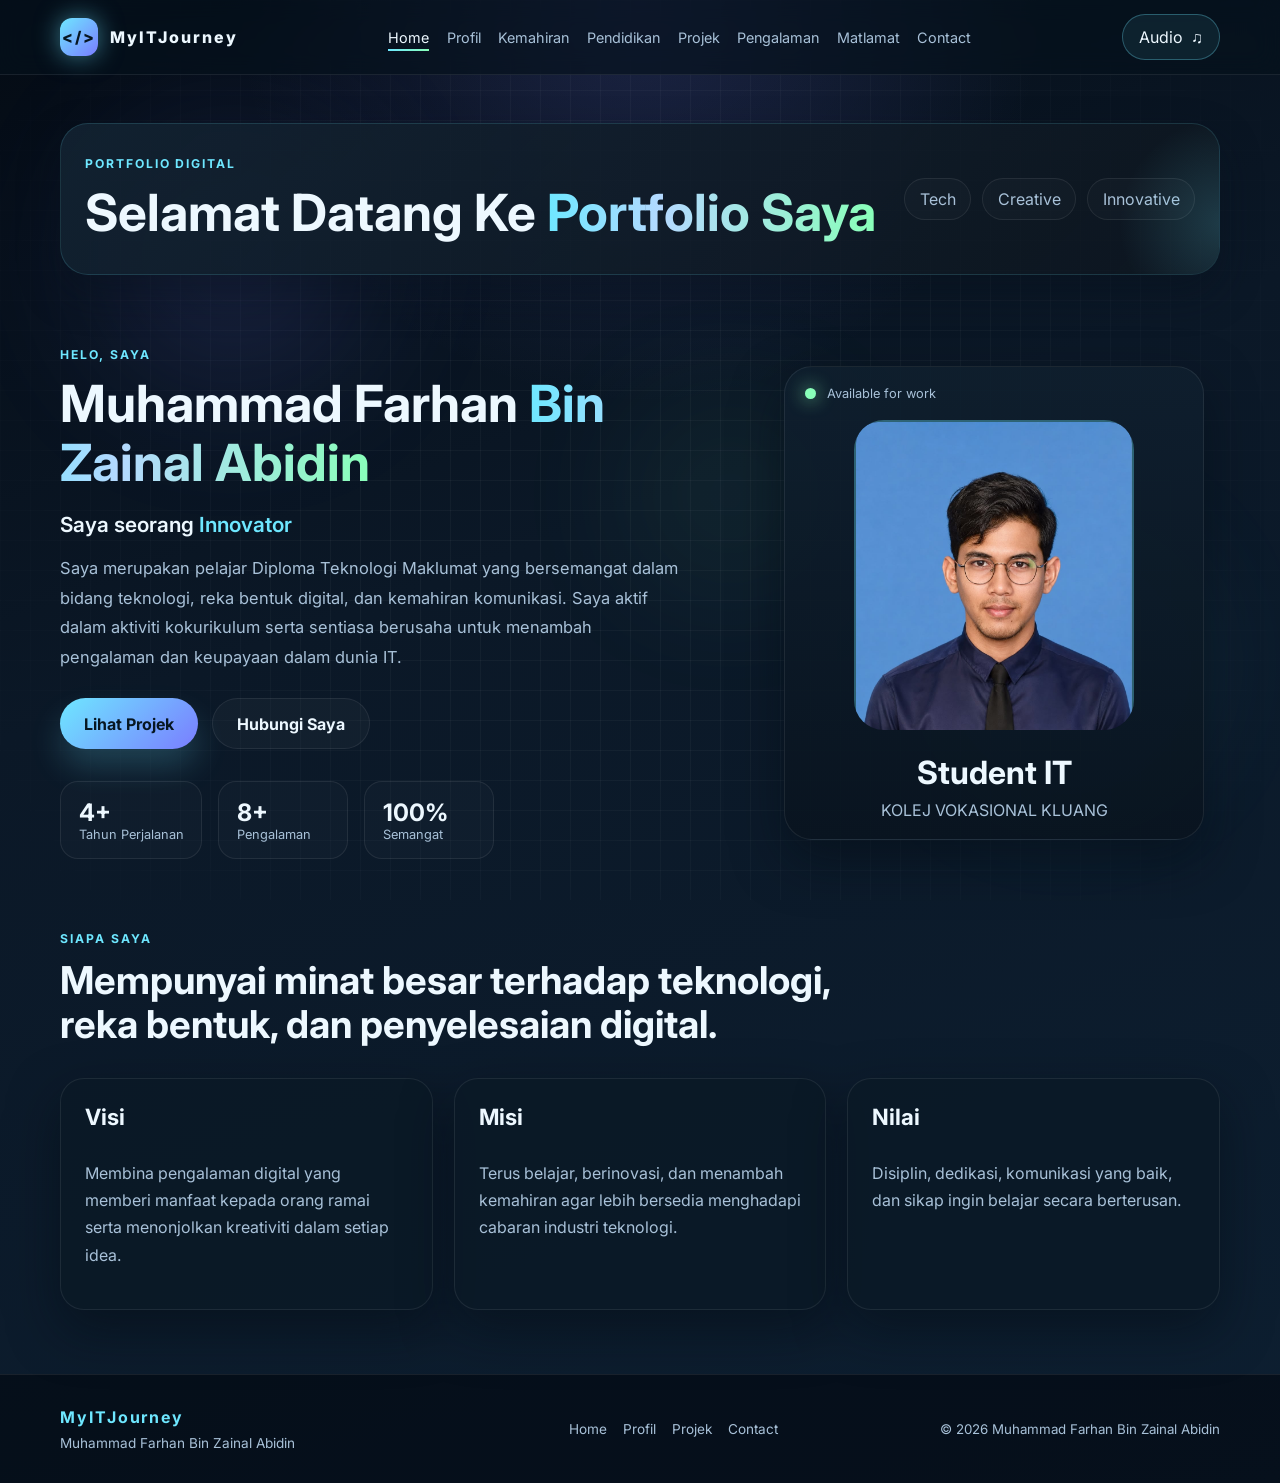
<file: index.html>
<!DOCTYPE html>
<html lang="ms">
  <head>
    <meta charset="UTF-8" />
    <meta name="viewport" content="width=device-width, initial-scale=1.0" />
    <title>Home | Portfolio Saya</title>
    <link rel="preconnect" href="https://fonts.googleapis.com" />
    <link rel="preconnect" href="https://fonts.gstatic.com" crossorigin />
    <link href="https://fonts.googleapis.com/css2?family=Inter:wght@400;500;600;700;800;900&display=swap" rel="stylesheet" />
    <link rel="stylesheet" href="style.css" />
    <script defer src="script.js"></script>
  </head>
  <body>
    <audio id="backgroundAudio" autoplay loop preload="auto">
      <source src="assets/Background.mp3" type="audio/mpeg" />
    </audio>
    <div class="bg-grid"></div>
    <div class="orb orb-one"></div>
    <div class="orb orb-two"></div>
    <div class="orb orb-three"></div>

    <header class="floating-menu">
      <div class="container nav-shell">
        <div class="brand-wrap">
          <div class="brand-mark">&lt;/&gt;</div>
          <span>MyITJourney</span>
        </div>
        <nav class="top-nav" id="primary-navigation">
          <a href="index.html" class="active">Home</a>
          <a href="profil.html">Profil</a>
          <a href="kemahiran.html">Kemahiran</a>
          <a href="pendidikan.html">Pendidikan</a>
          <a href="projek.html">Projek</a>
          <a href="pengalaman.html">Pengalaman</a>
          <a href="matlamat.html">Matlamat</a>
          <a href="contact.html">Contact</a>
        </nav>
        <button class="menu-toggle" type="button" aria-label="Buka menu navigasi" aria-expanded="false" aria-controls="primary-navigation">
          <span></span>
          <span></span>
          <span></span>
        </button>
        <button id="audioToggle" class="audio-btn" type="button" aria-label="Mainkan audio latar">
          <span>Audio</span>
          <span class="audio-icon">♫</span>
        </button>
      </div>
    </header>

    <main>
      <section class="page-banner">
        <div class="container banner-inner">
          <div>
            <p class="tagline">PORTFOLIO DIGITAL</p>
            <h1>Selamat Datang Ke <span class="gradient-text">Portfolio Saya</span></h1>
          </div>
          <div class="banner-pills">
            <span>Tech</span>
            <span>Creative</span>
            <span>Innovative</span>
          </div>
        </div>
      </section>

      <section class="container hero-layout">
        <div class="hero-copy reveal">
          <p class="mini-label">Helo, Saya</p>
          <h2>Muhammad Farhan <span class="gradient-text">Bin Zainal Abidin</span></h2>
          <p class="typed-line">
            Saya seorang <span id="typedText">Innovator</span>
          </p>
          <p class="lead">
            Saya merupakan pelajar Diploma Teknologi Maklumat yang bersemangat dalam bidang teknologi, reka bentuk digital, dan kemahiran komunikasi. Saya aktif dalam aktiviti kokurikulum serta sentiasa berusaha untuk menambah pengalaman dan keupayaan dalam dunia IT.
          </p>
          <div class="cta-row">
            <a href="projek.html" class="btn btn-primary">Lihat Projek</a>
            <a href="contact.html" class="btn btn-secondary">Hubungi Saya</a>
          </div>
          <div class="stat-row">
            <div>
              <strong>4+</strong>
              <span>Tahun Perjalanan</span>
            </div>
            <div>
              <strong>8+</strong>
              <span>Pengalaman</span>
            </div>
            <div>
              <strong>100%</strong>
              <span>Semangat</span>
            </div>
          </div>
        </div>

        <div class="hero-visual reveal">
          <div class="profile-card">
            <div class="profile-topbar">
              <span class="online-dot"></span>
              <span>Available for work</span>
            </div>
            <div class="avatar-box">
              <div class="avatar-glow"></div>
              <img src="assets/profile.jpg" alt="Gambar profil Muhammad Farhan" class="profile-photo" />
            </div>
            <div class="profile-data">
              <h3>Student IT</h3>
              <p>KOLEJ VOKASIONAL KLUANG</p>
            </div>
          </div>
        </div>
      </section>

      <section class="container section-block">
        <div class="section-heading reveal">
          <p class="mini-label">SIAPA SAYA</p>
          <h3>Mempunyai minat besar terhadap teknologi, reka bentuk, dan penyelesaian digital.</h3>
        </div>
        <div class="info-grid">
          <article class="info-card reveal">
            <h4>Visi</h4>
            <p>Membina pengalaman digital yang memberi manfaat kepada orang ramai serta menonjolkan kreativiti dalam setiap idea.</p>
          </article>
          <article class="info-card reveal">
            <h4>Misi</h4>
            <p>Terus belajar, berinovasi, dan menambah kemahiran agar lebih bersedia menghadapi cabaran industri teknologi.</p>
          </article>
          <article class="info-card reveal">
            <h4>Nilai</h4>
            <p>Disiplin, dedikasi, komunikasi yang baik, dan sikap ingin belajar secara berterusan.</p>
          </article>
        </div>
      </section>
    </main>

    <footer class="site-footer">
      <div class="container footer-inner">
        <div>
          <strong>MyITJourney</strong>
          <p>Muhammad Farhan Bin Zainal Abidin</p>
        </div>
        <nav class="footer-nav" aria-label="Pautan footer">
          <a href="index.html">Home</a>
          <a href="profil.html">Profil</a>
          <a href="projek.html">Projek</a>
          <a href="contact.html">Contact</a>
        </nav>
        <small>&copy; 2026 Muhammad Farhan Bin Zainal Abidin</small>
      </div>
    </footer>
  </body>
</html>
</file>
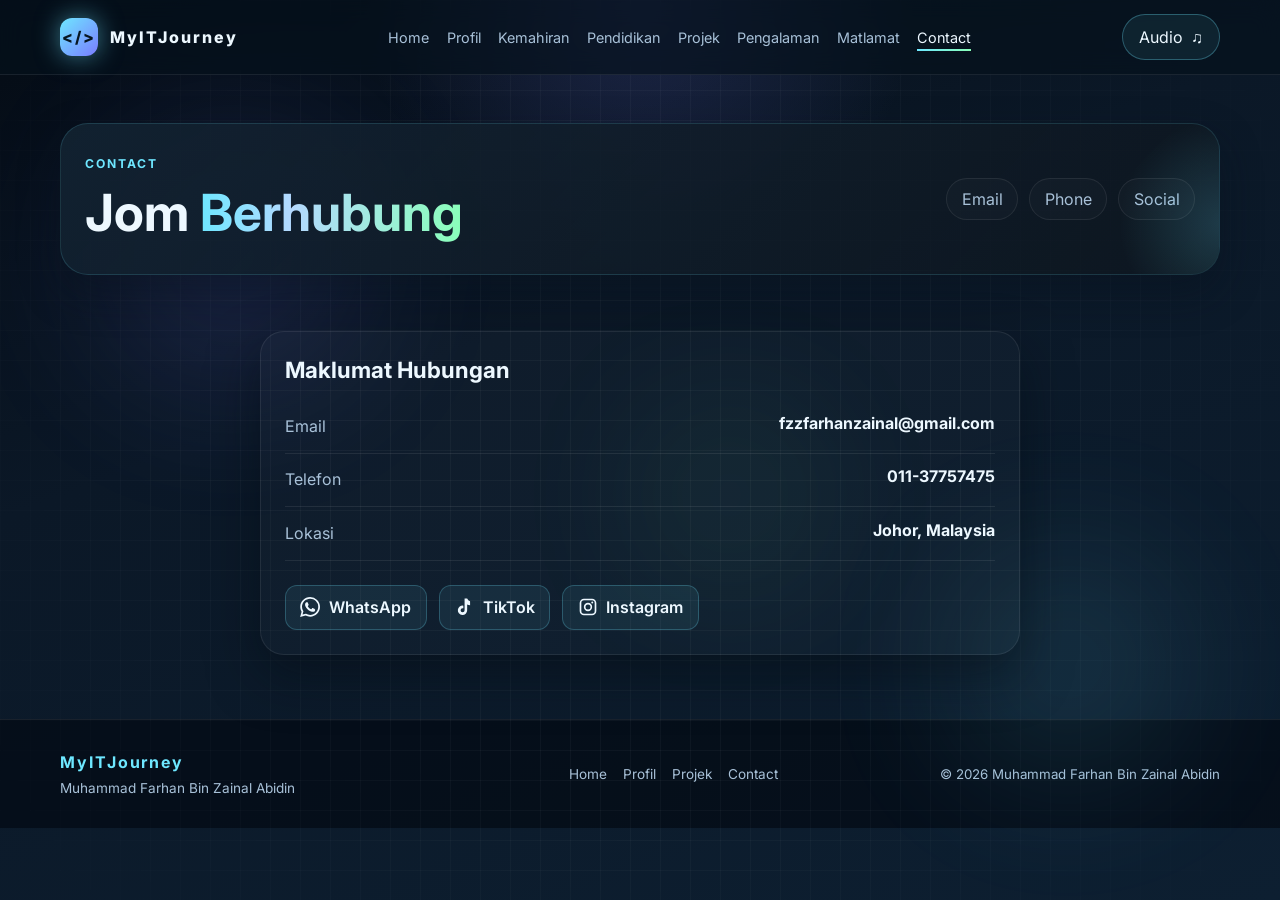
<file: contact.html>
<!DOCTYPE html>
<html lang="ms">
  <head>
    <meta charset="UTF-8" />
    <meta name="viewport" content="width=device-width, initial-scale=1.0" />
    <title>Contact | Portfolio Saya</title>
    <link rel="preconnect" href="https://fonts.googleapis.com" />
    <link rel="preconnect" href="https://fonts.gstatic.com" crossorigin />
    <link href="https://fonts.googleapis.com/css2?family=Inter:wght@400;500;600;700;800;900&display=swap" rel="stylesheet" />
    <link rel="stylesheet" href="style.css" />
    <script defer src="script.js"></script>
  </head>
  <body>
    <audio id="backgroundAudio" autoplay loop preload="auto">
      <source src="assets/Background.mp3" type="audio/mpeg" />
    </audio>
    <div class="bg-grid"></div>
    <div class="orb orb-one"></div>
    <div class="orb orb-two"></div>
    <div class="orb orb-three"></div>

    <header class="floating-menu">
      <div class="container nav-shell">
        <div class="brand-wrap">
          <div class="brand-mark">&lt;/&gt;</div>
          <span>MyITJourney</span>
        </div>
        <nav class="top-nav" id="primary-navigation">
          <a href="index.html">Home</a>
          <a href="profil.html">Profil</a>
          <a href="kemahiran.html">Kemahiran</a>
          <a href="pendidikan.html">Pendidikan</a>
          <a href="projek.html">Projek</a>
          <a href="pengalaman.html">Pengalaman</a>
          <a href="matlamat.html">Matlamat</a>
          <a href="contact.html" class="active">Contact</a>
        </nav>
        <button class="menu-toggle" type="button" aria-label="Buka menu navigasi" aria-expanded="false" aria-controls="primary-navigation">
          <span></span>
          <span></span>
          <span></span>
        </button>
        <button id="audioToggle" class="audio-btn" type="button" aria-label="Mainkan audio latar">
          <span>Audio</span>
          <span class="audio-icon">♫</span>
        </button>
      </div>
    </header>

    <main>
      <section class="page-banner">
        <div class="container banner-inner">
          <div>
            <p class="tagline">CONTACT</p>
            <h1>Jom <span class="gradient-text">Berhubung</span></h1>
          </div>
          <div class="banner-pills">
            <span>Email</span>
            <span>Phone</span>
            <span>Social</span>
          </div>
        </div>
      </section>

      <section class="container section-block">
        <div class="contact-layout reveal">
          <div class="contact-card-box">
            <h4>Maklumat Hubungan</h4>
            <ul class="detail-list">
              <li><span>Email</span><strong><a href="mailto:fzzfarhanzainal@gmail.com">fzzfarhanzainal@gmail.com</a></strong></li>
              <li><span>Telefon</span><strong><a href="tel:+601137757475">011-37757475</a></strong></li>
              <li><span>Lokasi</span><strong>Johor, Malaysia</strong></li>
            </ul>
            <div class="social-links" aria-label="Media sosial">
              <a class="social-link" href="https://wa.me/601137757475" target="_blank" rel="noopener noreferrer" aria-label="Hubungi saya melalui WhatsApp">
                <svg viewBox="0 0 24 24" aria-hidden="true" focusable="false">
                  <path d="M20.5 3.5A11.8 11.8 0 0 0 12.1 0C5.6 0 .3 5.3.3 11.8c0 2.1.6 4.1 1.6 5.9L.2 24l6.5-1.7a11.8 11.8 0 0 0 5.4 1.3h.1c6.5 0 11.8-5.3 11.8-11.8 0-3.2-1.2-6.1-3.5-8.3ZM12.2 21.5h-.1c-1.7 0-3.4-.5-4.8-1.3l-.3-.2-3.9 1 1-3.8-.2-.3a9.7 9.7 0 0 1-1.5-5.2C2.4 6.3 6.8 2 12.1 2c2.6 0 5.1 1 6.9 2.9a9.7 9.7 0 0 1 2.9 6.9c0 5.3-4.3 9.7-9.7 9.7Zm5.3-7.3c-.3-.1-1.7-.8-2-1-.3-.1-.5-.1-.7.1-.2.3-.8 1-.9 1.2-.2.2-.3.2-.6.1-1.6-.8-2.7-1.5-3.8-3.3-.3-.5.3-.5.8-1.6.1-.2.1-.4 0-.6-.1-.2-.7-1.7-.9-2.3-.2-.6-.5-.5-.7-.5h-.6c-.2 0-.6.1-.9.4-.3.3-1.1 1.1-1.1 2.6 0 1.5 1.1 3 1.2 3.2.1.2 2.1 3.2 5.1 4.5 1.9.8 2.7.9 3.7.8.6-.1 1.7-.7 1.9-1.4.2-.7.2-1.3.1-1.4-.1-.1-.3-.2-.6-.3Z" />
                </svg>
                <span>WhatsApp</span>
              </a>
              <a class="social-link" href="https://www.tiktok.com/@farhan.zainal0" target="_blank" rel="noopener noreferrer" aria-label="Lihat profil TikTok saya">
                <svg viewBox="0 0 24 24" aria-hidden="true" focusable="false">
                  <path d="M19.3 5.2a5.8 5.8 0 0 1-3.5-3.5h-3.1v14.1a2.4 2.4 0 1 1-2.4-2.4c.3 0 .6.1.9.2v-3.2a5.6 5.6 0 1 0 4.6 5.5V9.1a8.8 8.8 0 0 0 3.5.7V6.7a5.8 5.8 0 0 1 0-1.5Z" />
                </svg>
                <span>TikTok</span>
              </a>
              <a class="social-link" href="https://www.instagram.com/paanz_08/" target="_blank" rel="noopener noreferrer" aria-label="Lihat profil Instagram saya">
                <svg viewBox="0 0 24 24" aria-hidden="true" focusable="false">
                  <path d="M7.2 2h9.6A5.2 5.2 0 0 1 22 7.2v9.6a5.2 5.2 0 0 1-5.2 5.2H7.2A5.2 5.2 0 0 1 2 16.8V7.2A5.2 5.2 0 0 1 7.2 2Zm0 2A3.2 3.2 0 0 0 4 7.2v9.6A3.2 3.2 0 0 0 7.2 20h9.6a3.2 3.2 0 0 0 3.2-3.2V7.2A3.2 3.2 0 0 0 16.8 4H7.2Zm9.9 1.5a1.2 1.2 0 1 1 0 2.4 1.2 1.2 0 0 1 0-2.4ZM12 7a5 5 0 1 1 0 10 5 5 0 0 1 0-10Zm0 2a3 3 0 1 0 0 6 3 3 0 0 0 0-6Z" />
                </svg>
                <span>Instagram</span>
              </a>
            </div>
          </div>
        </div>
      </section>
    </main>

    <footer class="site-footer">
      <div class="container footer-inner">
        <div>
          <strong>MyITJourney</strong>
          <p>Muhammad Farhan Bin Zainal Abidin</p>
        </div>
        <nav class="footer-nav" aria-label="Pautan footer">
          <a href="index.html">Home</a>
          <a href="profil.html">Profil</a>
          <a href="projek.html">Projek</a>
          <a href="contact.html">Contact</a>
        </nav>
        <small>&copy; 2026 Muhammad Farhan Bin Zainal Abidin</small>
      </div>
    </footer>
  </body>
</html>
</file>
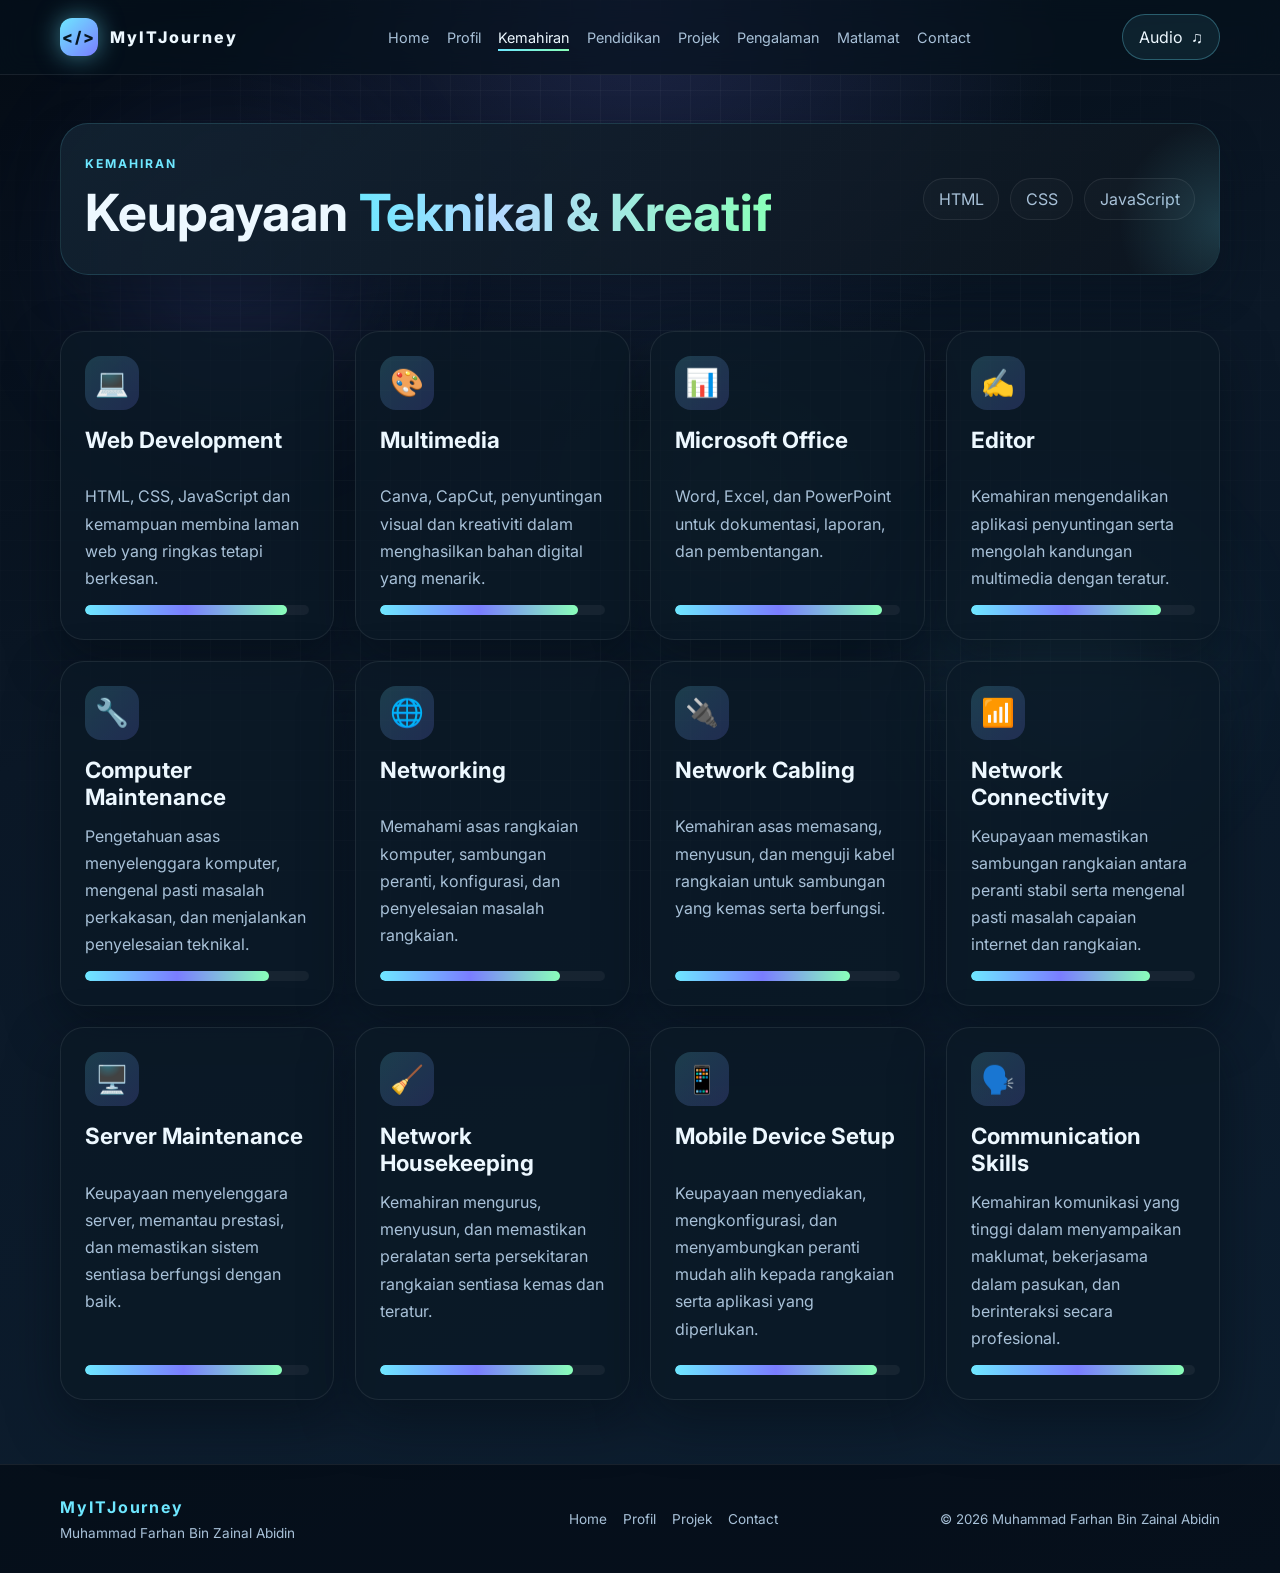
<file: kemahiran.html>
<!DOCTYPE html>
<html lang="ms">
  <head>
    <meta charset="UTF-8" />
    <meta name="viewport" content="width=device-width, initial-scale=1.0" />
    <title>Kemahiran | Portfolio Saya</title>
    <link rel="preconnect" href="https://fonts.googleapis.com" />
    <link rel="preconnect" href="https://fonts.gstatic.com" crossorigin />
    <link href="https://fonts.googleapis.com/css2?family=Inter:wght@400;500;600;700;800;900&display=swap" rel="stylesheet" />
    <link rel="stylesheet" href="style.css" />
    <script defer src="script.js"></script>
  </head>
  <body>
    <audio id="backgroundAudio" autoplay loop preload="auto">
      <source src="assets/Background.mp3" type="audio/mpeg" />
    </audio>
    <div class="bg-grid"></div>
    <div class="orb orb-one"></div>
    <div class="orb orb-two"></div>
    <div class="orb orb-three"></div>

    <header class="floating-menu">
      <div class="container nav-shell">
        <div class="brand-wrap">
          <div class="brand-mark">&lt;/&gt;</div>
          <span>MyITJourney</span>
        </div>
        <nav class="top-nav" id="primary-navigation">
          <a href="index.html">Home</a>
          <a href="profil.html">Profil</a>
          <a href="kemahiran.html" class="active">Kemahiran</a>
          <a href="pendidikan.html">Pendidikan</a>
          <a href="projek.html">Projek</a>
          <a href="pengalaman.html">Pengalaman</a>
          <a href="matlamat.html">Matlamat</a>
          <a href="contact.html">Contact</a>
        </nav>
        <button class="menu-toggle" type="button" aria-label="Buka menu navigasi" aria-expanded="false" aria-controls="primary-navigation">
          <span></span>
          <span></span>
          <span></span>
        </button>
        <button id="audioToggle" class="audio-btn" type="button" aria-label="Mainkan audio latar">
          <span>Audio</span>
          <span class="audio-icon">♫</span>
        </button>
      </div>
    </header>

    <main>
      <section class="page-banner">
        <div class="container banner-inner">
          <div>
            <p class="tagline">KEMAHIRAN</p>
            <h1>Keupayaan <span class="gradient-text">Teknikal & Kreatif</span></h1>
          </div>
          <div class="banner-pills">
            <span>HTML</span>
            <span>CSS</span>
            <span>JavaScript</span>
          </div>
        </div>
      </section>

      <section class="container section-block">
        <div class="skills-grid">
          <article class="skill-card reveal">
            <div class="icon-box">💻</div>
            <h4>Web Development</h4>
            <p>HTML, CSS, JavaScript dan kemampuan membina laman web yang ringkas tetapi berkesan.</p>
            <div class="progress"><span style="width: 90%"></span></div>
          </article>
          <article class="skill-card reveal">
            <div class="icon-box">🎨</div>
            <h4>Multimedia</h4>
            <p>Canva, CapCut, penyuntingan visual dan kreativiti dalam menghasilkan bahan digital yang menarik.</p>
            <div class="progress"><span style="width: 88%"></span></div>
          </article>
          <article class="skill-card reveal">
            <div class="icon-box">📊</div>
            <h4>Microsoft Office</h4>
            <p>Word, Excel, dan PowerPoint untuk dokumentasi, laporan, dan pembentangan.</p>
            <div class="progress"><span style="width: 92%"></span></div>
          </article>
          <article class="skill-card reveal">
            <div class="icon-box">✍️</div>
            <h4>Editor</h4>
            <p>Kemahiran mengendalikan aplikasi penyuntingan serta mengolah kandungan multimedia dengan teratur.</p>
            <div class="progress"><span style="width: 85%"></span></div>
          </article>
          <article class="skill-card reveal">
            <div class="icon-box">🔧</div>
            <h4>Computer Maintenance</h4>
            <p>Pengetahuan asas menyelenggara komputer, mengenal pasti masalah perkakasan, dan menjalankan penyelesaian teknikal.</p>
            <div class="progress"><span style="width: 82%"></span></div>
          </article>
          <article class="skill-card reveal">
            <div class="icon-box">🌐</div>
            <h4>Networking</h4>
            <p>Memahami asas rangkaian komputer, sambungan peranti, konfigurasi, dan penyelesaian masalah rangkaian.</p>
            <div class="progress"><span style="width: 80%"></span></div>
          </article>
          <article class="skill-card reveal">
            <div class="icon-box">🔌</div>
            <h4>Network Cabling</h4>
            <p>Kemahiran asas memasang, menyusun, dan menguji kabel rangkaian untuk sambungan yang kemas serta berfungsi.</p>
            <div class="progress"><span style="width: 78%"></span></div>
          </article>
          <article class="skill-card reveal">
            <div class="icon-box">📶</div>
            <h4>Network Connectivity</h4>
            <p>Keupayaan memastikan sambungan rangkaian antara peranti stabil serta mengenal pasti masalah capaian internet dan rangkaian.</p>
            <div class="progress"><span style="width: 80%"></span></div>
          </article>
          <article class="skill-card reveal">
            <div class="icon-box">🖥️</div>
            <h4>Server Maintenance</h4>
            <p>Keupayaan menyelenggara server, memantau prestasi, dan memastikan sistem sentiasa berfungsi dengan baik.</p>
            <div class="progress"><span style="width: 88%"></span></div>
          </article>
          <article class="skill-card reveal">
            <div class="icon-box">🧹</div>
            <h4>Network Housekeeping</h4>
            <p>Kemahiran mengurus, menyusun, dan memastikan peralatan serta persekitaran rangkaian sentiasa kemas dan teratur.</p>
            <div class="progress"><span style="width: 86%"></span></div>
          </article>
          <article class="skill-card reveal">
            <div class="icon-box">📱</div>
            <h4>Mobile Device Setup</h4>
            <p>Keupayaan menyediakan, mengkonfigurasi, dan menyambungkan peranti mudah alih kepada rangkaian serta aplikasi yang diperlukan.</p>
            <div class="progress"><span style="width: 90%"></span></div>
          </article>
          <article class="skill-card reveal">
            <div class="icon-box">🗣️</div>
            <h4>Communication Skills</h4>
            <p>Kemahiran komunikasi yang tinggi dalam menyampaikan maklumat, bekerjasama dalam pasukan, dan berinteraksi secara profesional.</p>
            <div class="progress"><span style="width: 95%"></span></div>
          </article>
        </div>
      </section>
    </main>

    <footer class="site-footer">
      <div class="container footer-inner">
        <div>
          <strong>MyITJourney</strong>
          <p>Muhammad Farhan Bin Zainal Abidin</p>
        </div>
        <nav class="footer-nav" aria-label="Pautan footer">
          <a href="index.html">Home</a>
          <a href="profil.html">Profil</a>
          <a href="projek.html">Projek</a>
          <a href="contact.html">Contact</a>
        </nav>
        <small>&copy; 2026 Muhammad Farhan Bin Zainal Abidin</small>
      </div>
    </footer>
  </body>
</html>
</file>
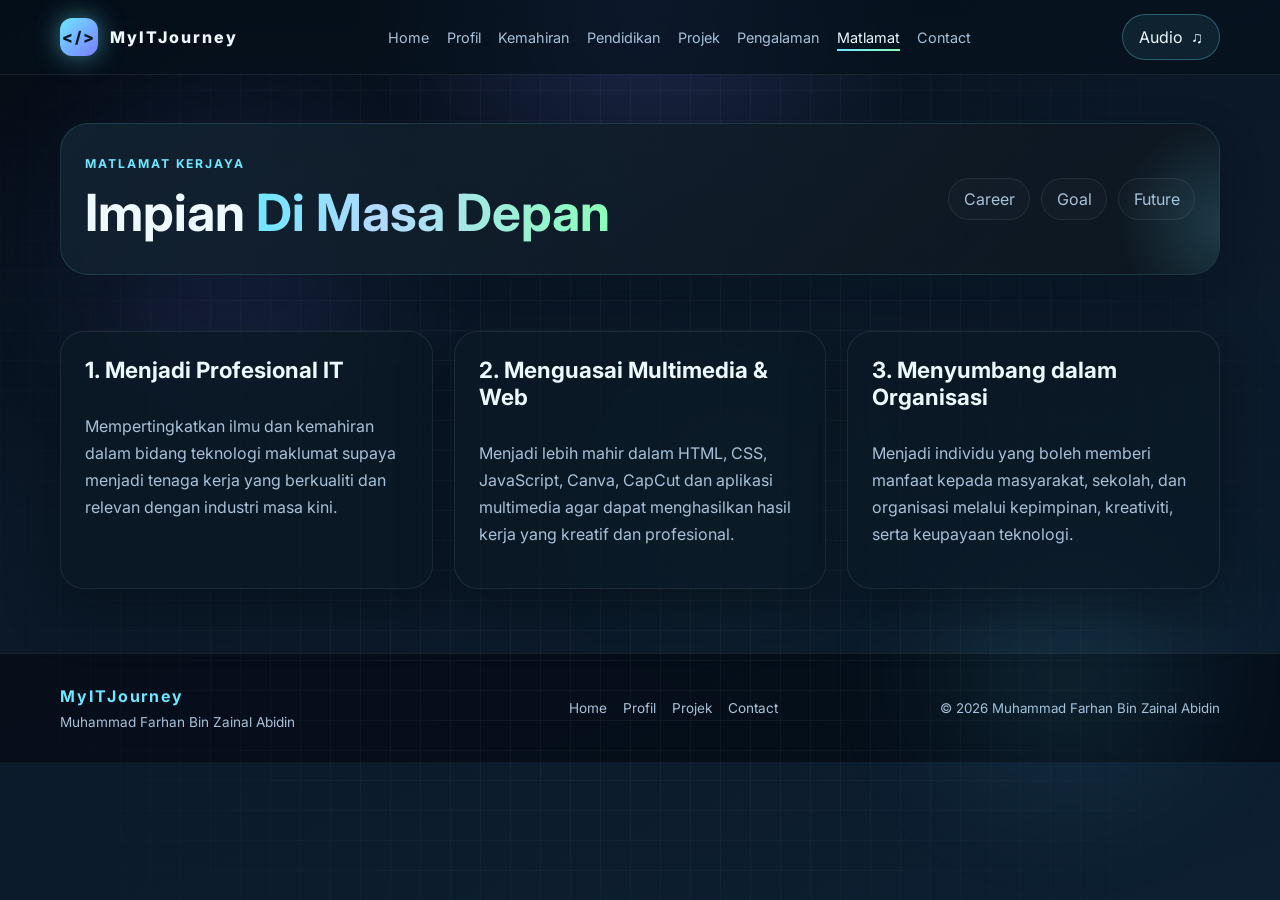
<file: matlamat.html>
<!DOCTYPE html>
<html lang="ms">
  <head>
    <meta charset="UTF-8" />
    <meta name="viewport" content="width=device-width, initial-scale=1.0" />
    <title>Matlamat Kerjaya | Portfolio Saya</title>
    <link rel="preconnect" href="https://fonts.googleapis.com" />
    <link rel="preconnect" href="https://fonts.gstatic.com" crossorigin />
    <link href="https://fonts.googleapis.com/css2?family=Inter:wght@400;500;600;700;800;900&display=swap" rel="stylesheet" />
    <link rel="stylesheet" href="style.css" />
    <script defer src="script.js"></script>
  </head>
  <body>
    <audio id="backgroundAudio" autoplay loop preload="auto">
      <source src="assets/Background.mp3" type="audio/mpeg" />
    </audio>
    <div class="bg-grid"></div>
    <div class="orb orb-one"></div>
    <div class="orb orb-two"></div>
    <div class="orb orb-three"></div>

    <header class="floating-menu">
      <div class="container nav-shell">
        <div class="brand-wrap">
          <div class="brand-mark">&lt;/&gt;</div>
          <span>MyITJourney</span>
        </div>
        <nav class="top-nav" id="primary-navigation">
          <a href="index.html">Home</a>
          <a href="profil.html">Profil</a>
          <a href="kemahiran.html">Kemahiran</a>
          <a href="pendidikan.html">Pendidikan</a>
          <a href="projek.html">Projek</a>
          <a href="pengalaman.html">Pengalaman</a>
          <a href="matlamat.html" class="active">Matlamat</a>
          <a href="contact.html">Contact</a>
        </nav>
        <button class="menu-toggle" type="button" aria-label="Buka menu navigasi" aria-expanded="false" aria-controls="primary-navigation">
          <span></span>
          <span></span>
          <span></span>
        </button>
        <button id="audioToggle" class="audio-btn" type="button" aria-label="Mainkan audio latar">
          <span>Audio</span>
          <span class="audio-icon">♫</span>
        </button>
      </div>
    </header>

    <main>
      <section class="page-banner">
        <div class="container banner-inner">
          <div>
            <p class="tagline">MATLAMAT KERJAYA</p>
            <h1>Impian <span class="gradient-text">Di Masa Depan</span></h1>
          </div>
          <div class="banner-pills">
            <span>Career</span>
            <span>Goal</span>
            <span>Future</span>
          </div>
        </div>
      </section>

      <section class="container section-block">
        <div class="goal-grid reveal">
          <div class="goal-card">
            <h4>1. Menjadi Profesional IT</h4>
            <p>Mempertingkatkan ilmu dan kemahiran dalam bidang teknologi maklumat supaya menjadi tenaga kerja yang berkualiti dan relevan dengan industri masa kini.</p>
          </div>
          <div class="goal-card">
            <h4>2. Menguasai Multimedia & Web</h4>
            <p>Menjadi lebih mahir dalam HTML, CSS, JavaScript, Canva, CapCut dan aplikasi multimedia agar dapat menghasilkan hasil kerja yang kreatif dan profesional.</p>
          </div>
          <div class="goal-card">
            <h4>3. Menyumbang dalam Organisasi</h4>
            <p>Menjadi individu yang boleh memberi manfaat kepada masyarakat, sekolah, dan organisasi melalui kepimpinan, kreativiti, serta keupayaan teknologi.</p>
          </div>
        </div>
      </section>
    </main>

    <footer class="site-footer">
      <div class="container footer-inner">
        <div>
          <strong>MyITJourney</strong>
          <p>Muhammad Farhan Bin Zainal Abidin</p>
        </div>
        <nav class="footer-nav" aria-label="Pautan footer">
          <a href="index.html">Home</a>
          <a href="profil.html">Profil</a>
          <a href="projek.html">Projek</a>
          <a href="contact.html">Contact</a>
        </nav>
        <small>&copy; 2026 Muhammad Farhan Bin Zainal Abidin</small>
      </div>
    </footer>
  </body>
</html>
</file>
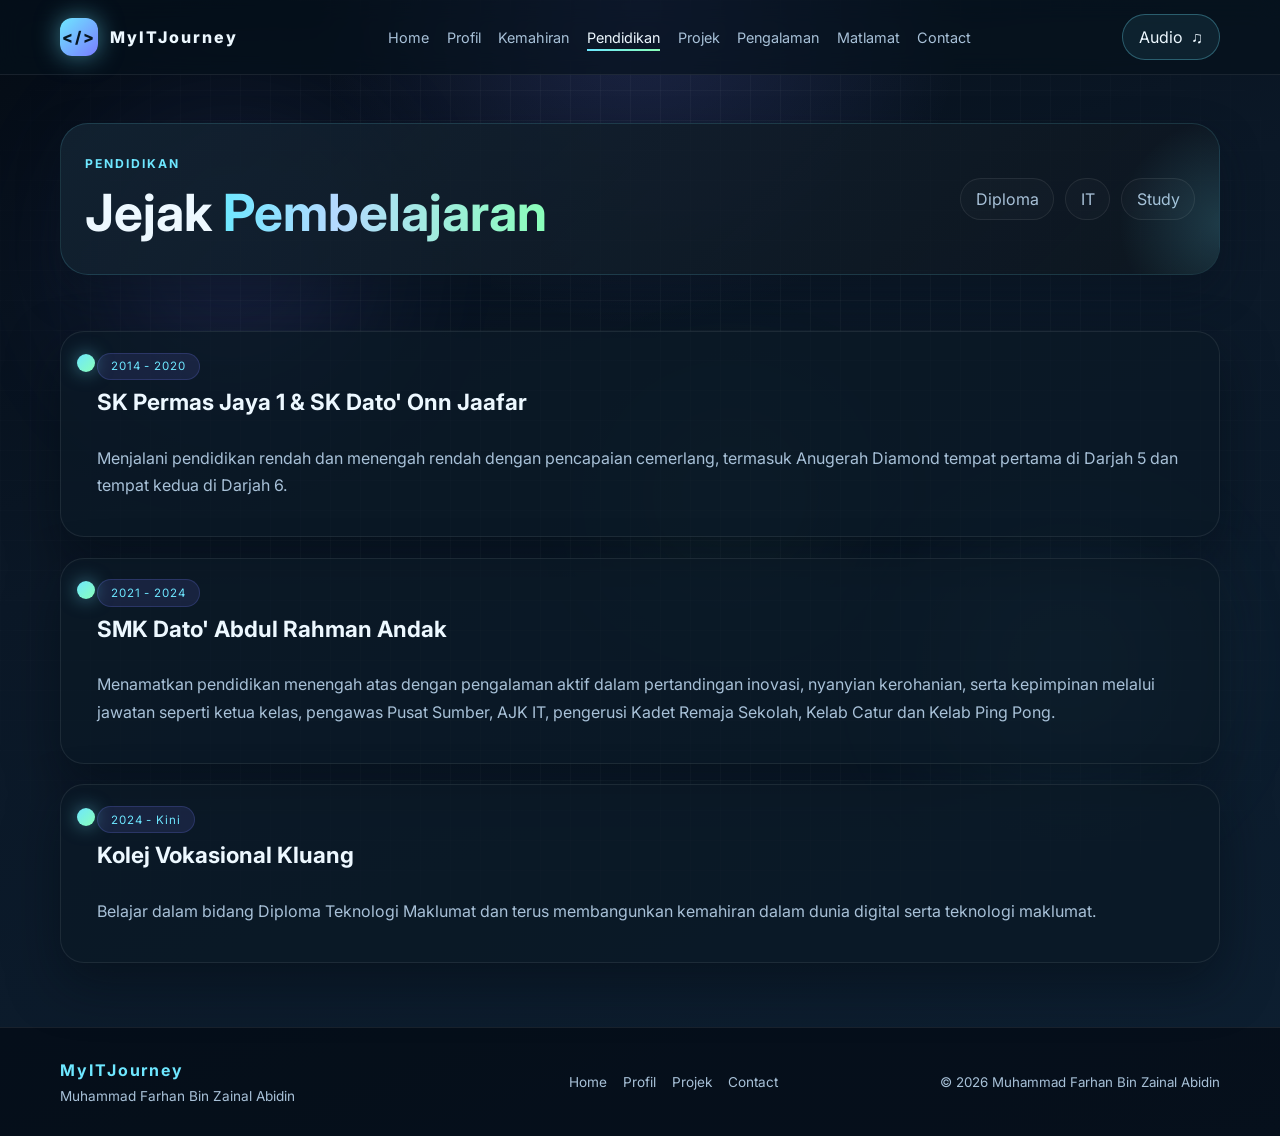
<file: pendidikan.html>
<!DOCTYPE html>
<html lang="ms">
  <head>
    <meta charset="UTF-8" />
    <meta name="viewport" content="width=device-width, initial-scale=1.0" />
    <title>Pendidikan | Portfolio Saya</title>
    <link rel="preconnect" href="https://fonts.googleapis.com" />
    <link rel="preconnect" href="https://fonts.gstatic.com" crossorigin />
    <link href="https://fonts.googleapis.com/css2?family=Inter:wght@400;500;600;700;800;900&display=swap" rel="stylesheet" />
    <link rel="stylesheet" href="style.css" />
    <script defer src="script.js"></script>
  </head>
  <body>
    <audio id="backgroundAudio" autoplay loop preload="auto">
      <source src="assets/Background.mp3" type="audio/mpeg" />
    </audio>
    <div class="bg-grid"></div>
    <div class="orb orb-one"></div>
    <div class="orb orb-two"></div>
    <div class="orb orb-three"></div>

    <header class="floating-menu">
      <div class="container nav-shell">
        <div class="brand-wrap">
          <div class="brand-mark">&lt;/&gt;</div>
          <span>MyITJourney</span>
        </div>
        <nav class="top-nav" id="primary-navigation">
          <a href="index.html">Home</a>
          <a href="profil.html">Profil</a>
          <a href="kemahiran.html">Kemahiran</a>
          <a href="pendidikan.html" class="active">Pendidikan</a>
          <a href="projek.html">Projek</a>
          <a href="pengalaman.html">Pengalaman</a>
          <a href="matlamat.html">Matlamat</a>
          <a href="contact.html">Contact</a>
        </nav>
        <button class="menu-toggle" type="button" aria-label="Buka menu navigasi" aria-expanded="false" aria-controls="primary-navigation">
          <span></span>
          <span></span>
          <span></span>
        </button>
        <button id="audioToggle" class="audio-btn" type="button" aria-label="Mainkan audio latar">
          <span>Audio</span>
          <span class="audio-icon">♫</span>
        </button>
      </div>
    </header>

    <main>
      <section class="page-banner">
        <div class="container banner-inner">
          <div>
            <p class="tagline">PENDIDIKAN</p>
            <h1>Jejak <span class="gradient-text">Pembelajaran</span></h1>
          </div>
          <div class="banner-pills">
            <span>Diploma</span>
            <span>IT</span>
            <span>Study</span>
          </div>
        </div>
      </section>

      <section class="container section-block">
        <div class="timeline-list reveal">
          <article class="timeline-card">
            <div class="timeline-dot"></div>
            <div class="timeline-content">
              <span class="year-tag">2014 - 2020</span>
              <h4>SK Permas Jaya 1 &amp; SK Dato' Onn Jaafar</h4>
              <p>Menjalani pendidikan rendah dan menengah rendah dengan pencapaian cemerlang, termasuk Anugerah Diamond tempat pertama di Darjah 5 dan tempat kedua di Darjah 6.</p>
            </div>
          </article>
          <article class="timeline-card">
            <div class="timeline-dot"></div>
            <div class="timeline-content">
              <span class="year-tag">2021 - 2024</span>
              <h4>SMK Dato' Abdul Rahman Andak</h4>
              <p>Menamatkan pendidikan menengah atas dengan pengalaman aktif dalam pertandingan inovasi, nyanyian kerohanian, serta kepimpinan melalui jawatan seperti ketua kelas, pengawas Pusat Sumber, AJK IT, pengerusi Kadet Remaja Sekolah, Kelab Catur dan Kelab Ping Pong.</p>
            </div>
          </article>
          <article class="timeline-card">
            <div class="timeline-dot"></div>
            <div class="timeline-content">
              <span class="year-tag">2024 - Kini</span>
              <h4>Kolej Vokasional Kluang</h4>
              <p>Belajar dalam bidang Diploma Teknologi Maklumat dan terus membangunkan kemahiran dalam dunia digital serta teknologi maklumat.</p>
            </div>
          </article>
        </div>
      </section>
    </main>

    <footer class="site-footer">
      <div class="container footer-inner">
        <div>
          <strong>MyITJourney</strong>
          <p>Muhammad Farhan Bin Zainal Abidin</p>
        </div>
        <nav class="footer-nav" aria-label="Pautan footer">
          <a href="index.html">Home</a>
          <a href="profil.html">Profil</a>
          <a href="projek.html">Projek</a>
          <a href="contact.html">Contact</a>
        </nav>
        <small>&copy; 2026 Muhammad Farhan Bin Zainal Abidin</small>
      </div>
    </footer>
  </body>
</html>
</file>
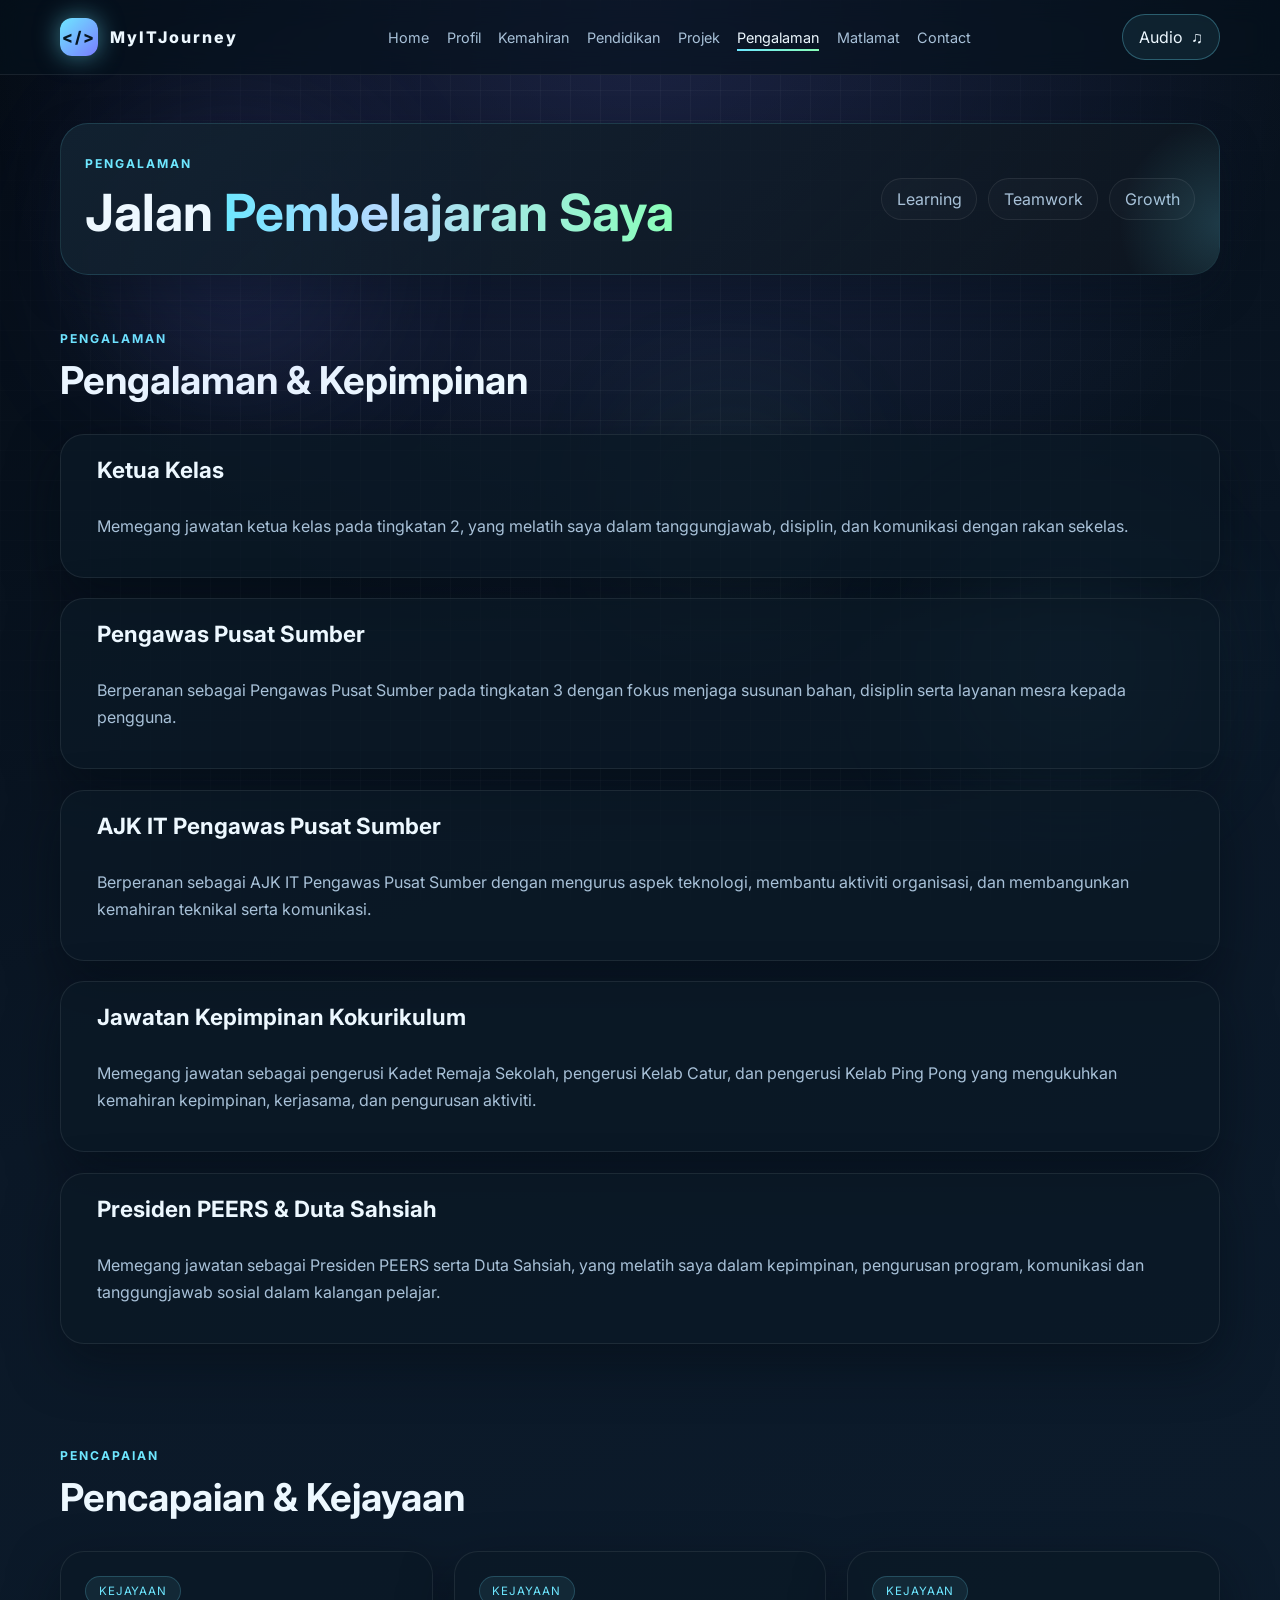
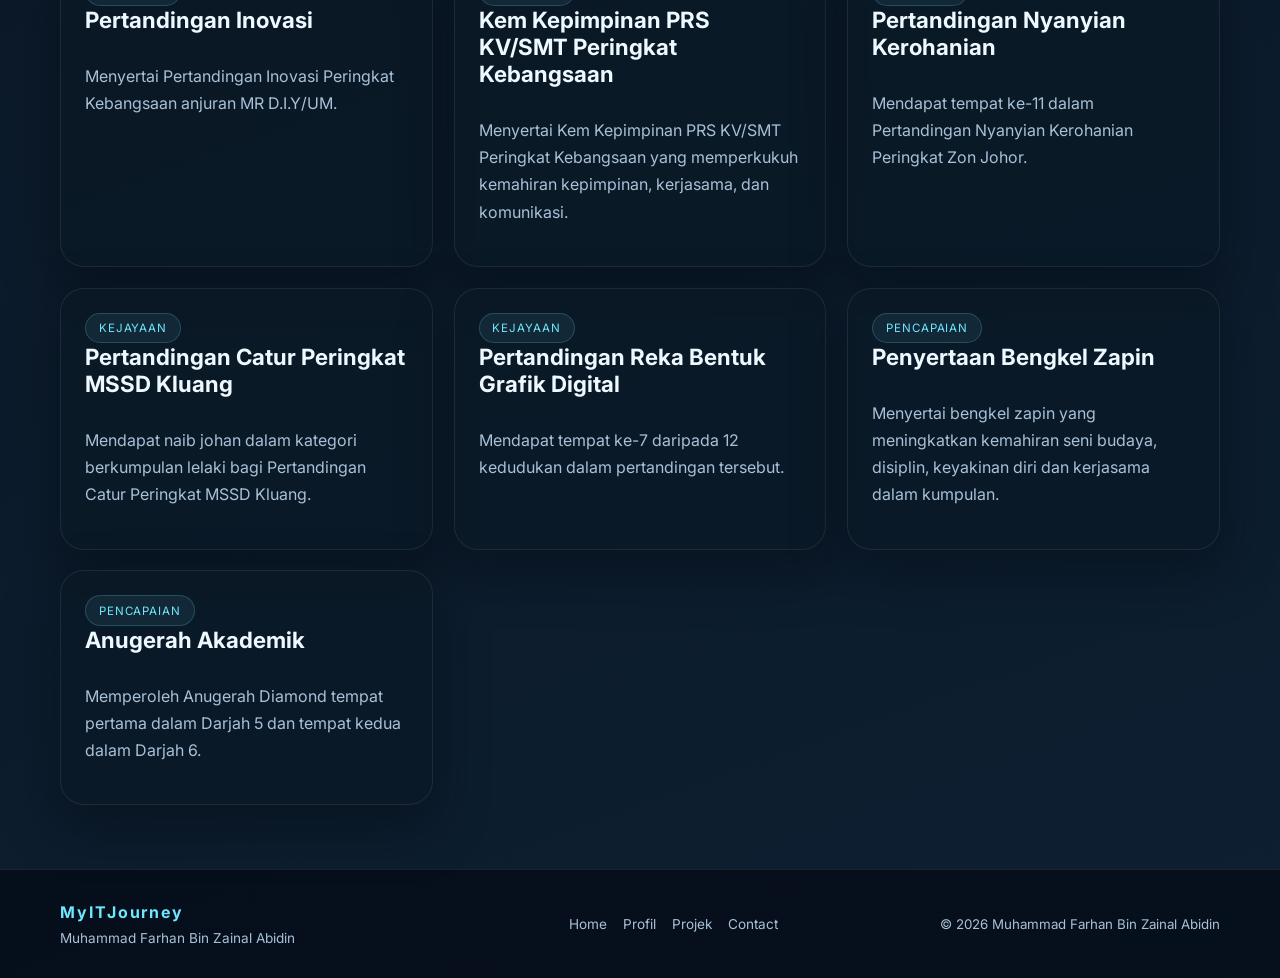
<file: pengalaman.html>
<!DOCTYPE html>
<html lang="ms">
  <head>
    <meta charset="UTF-8" />
    <meta name="viewport" content="width=device-width, initial-scale=1.0" />
    <title>Pengalaman | Portfolio Saya</title>
    <link rel="preconnect" href="https://fonts.googleapis.com" />
    <link rel="preconnect" href="https://fonts.gstatic.com" crossorigin />
    <link href="https://fonts.googleapis.com/css2?family=Inter:wght@400;500;600;700;800;900&display=swap" rel="stylesheet" />
    <link rel="stylesheet" href="style.css" />
    <script defer src="script.js"></script>
  </head>
  <body>
    <audio id="backgroundAudio" autoplay loop preload="auto">
      <source src="assets/Background.mp3" type="audio/mpeg" />
    </audio>
    <div class="bg-grid"></div>
    <div class="orb orb-one"></div>
    <div class="orb orb-two"></div>
    <div class="orb orb-three"></div>

    <header class="floating-menu">
      <div class="container nav-shell">
        <div class="brand-wrap">
          <div class="brand-mark">&lt;/&gt;</div>
          <span>MyITJourney</span>
        </div>
        <nav class="top-nav" id="primary-navigation">
          <a href="index.html">Home</a>
          <a href="profil.html">Profil</a>
          <a href="kemahiran.html">Kemahiran</a>
          <a href="pendidikan.html">Pendidikan</a>
          <a href="projek.html">Projek</a>
          <a href="pengalaman.html" class="active">Pengalaman</a>
          <a href="matlamat.html">Matlamat</a>
          <a href="contact.html">Contact</a>
        </nav>
        <button class="menu-toggle" type="button" aria-label="Buka menu navigasi" aria-expanded="false" aria-controls="primary-navigation">
          <span></span>
          <span></span>
          <span></span>
        </button>
        <button id="audioToggle" class="audio-btn" type="button" aria-label="Mainkan audio latar">
          <span>Audio</span>
          <span class="audio-icon">♫</span>
        </button>
      </div>
    </header>

    <main>
      <section class="page-banner">
        <div class="container banner-inner">
          <div>
            <p class="tagline">PENGALAMAN</p>
            <h1>Jalan <span class="gradient-text">Pembelajaran Saya</span></h1>
          </div>
          <div class="banner-pills">
            <span>Learning</span>
            <span>Teamwork</span>
            <span>Growth</span>
          </div>
        </div>
      </section>

      <section class="container section-block">
        <div class="section-heading">
          <div>
            <p class="mini-label">PENGALAMAN</p>
            <h3>Pengalaman &amp; Kepimpinan</h3>
          </div>
        </div>
        <div class="experience-list reveal">
          <article class="experience-card">
            <h4>Ketua Kelas</h4>
            <p>Memegang jawatan ketua kelas pada tingkatan 2, yang melatih saya dalam tanggungjawab, disiplin, dan komunikasi dengan rakan sekelas.</p>
          </article>
          <article class="experience-card">
            <h4>Pengawas Pusat Sumber</h4>
            <p>Berperanan sebagai Pengawas Pusat Sumber pada tingkatan 3 dengan fokus menjaga susunan bahan, disiplin serta layanan mesra kepada pengguna.</p>
          </article>
          <article class="experience-card">
            <h4>AJK IT Pengawas Pusat Sumber</h4>
            <p>Berperanan sebagai AJK IT Pengawas Pusat Sumber dengan mengurus aspek teknologi, membantu aktiviti organisasi, dan membangunkan kemahiran teknikal serta komunikasi.</p>
          </article>
          <article class="experience-card">
            <h4>Jawatan Kepimpinan Kokurikulum</h4>
            <p>Memegang jawatan sebagai pengerusi Kadet Remaja Sekolah, pengerusi Kelab Catur, dan pengerusi Kelab Ping Pong yang mengukuhkan kemahiran kepimpinan, kerjasama, dan pengurusan aktiviti.</p>
          </article>
          <article class="experience-card">
            <h4>Presiden PEERS &amp; Duta Sahsiah</h4>
            <p>Memegang jawatan sebagai Presiden PEERS serta Duta Sahsiah, yang melatih saya dalam kepimpinan, pengurusan program, komunikasi dan tanggungjawab sosial dalam kalangan pelajar.</p>
          </article>
        </div>
      </section>

      <section class="container section-block">
        <div class="section-heading">
          <div>
            <p class="mini-label">PENCAPAIAN</p>
            <h3>Pencapaian &amp; Kejayaan</h3>
          </div>
        </div>
        <div class="project-grid reveal">
          <article class="project-card">
            <div class="project-body">
              <span class="project-tag">Kejayaan</span>
              <h4>Pertandingan Inovasi</h4>
              <p>Menyertai Pertandingan Inovasi Peringkat Kebangsaan anjuran MR D.I.Y/UM.</p>
            </div>
          </article>
          <article class="project-card">
            <div class="project-body">
              <span class="project-tag">Kejayaan</span>
              <h4>Kem Kepimpinan PRS KV/SMT Peringkat Kebangsaan</h4>
              <p>Menyertai Kem Kepimpinan PRS KV/SMT Peringkat Kebangsaan yang memperkukuh kemahiran kepimpinan, kerjasama, dan komunikasi.</p>
            </div>
          </article>
          <article class="project-card">
            <div class="project-body">
              <span class="project-tag">Kejayaan</span>
              <h4>Pertandingan Nyanyian Kerohanian</h4>
              <p>Mendapat tempat ke-11 dalam Pertandingan Nyanyian Kerohanian Peringkat Zon Johor.</p>
            </div>
          </article>
          <article class="project-card">
            <div class="project-body">
              <span class="project-tag">Kejayaan</span>
              <h4>Pertandingan Catur Peringkat MSSD Kluang</h4>
              <p>Mendapat naib johan dalam kategori berkumpulan lelaki bagi Pertandingan Catur Peringkat MSSD Kluang.</p>
            </div>
          </article>
          <article class="project-card">
            <div class="project-body">
              <span class="project-tag">Kejayaan</span>
              <h4>Pertandingan Reka Bentuk Grafik Digital</h4>
              <p>Mendapat tempat ke-7 daripada 12 kedudukan dalam pertandingan tersebut.</p>
            </div>
          </article>
          <article class="project-card">
            <div class="project-body">
              <span class="project-tag">Pencapaian</span>
              <h4>Penyertaan Bengkel Zapin</h4>
              <p>Menyertai bengkel zapin yang meningkatkan kemahiran seni budaya, disiplin, keyakinan diri dan kerjasama dalam kumpulan.</p>
            </div>
          </article>
          <article class="project-card">
            <div class="project-body">
              <span class="project-tag">Pencapaian</span>
              <h4>Anugerah Akademik</h4>
              <p>Memperoleh Anugerah Diamond tempat pertama dalam Darjah 5 dan tempat kedua dalam Darjah 6.</p>
            </div>
          </article>
        </div>
      </section>
    </main>

    <footer class="site-footer">
      <div class="container footer-inner">
        <div>
          <strong>MyITJourney</strong>
          <p>Muhammad Farhan Bin Zainal Abidin</p>
        </div>
        <nav class="footer-nav" aria-label="Pautan footer">
          <a href="index.html">Home</a>
          <a href="profil.html">Profil</a>
          <a href="projek.html">Projek</a>
          <a href="contact.html">Contact</a>
        </nav>
        <small>&copy; 2026 Muhammad Farhan Bin Zainal Abidin</small>
      </div>
    </footer>
  </body>
</html>
</file>
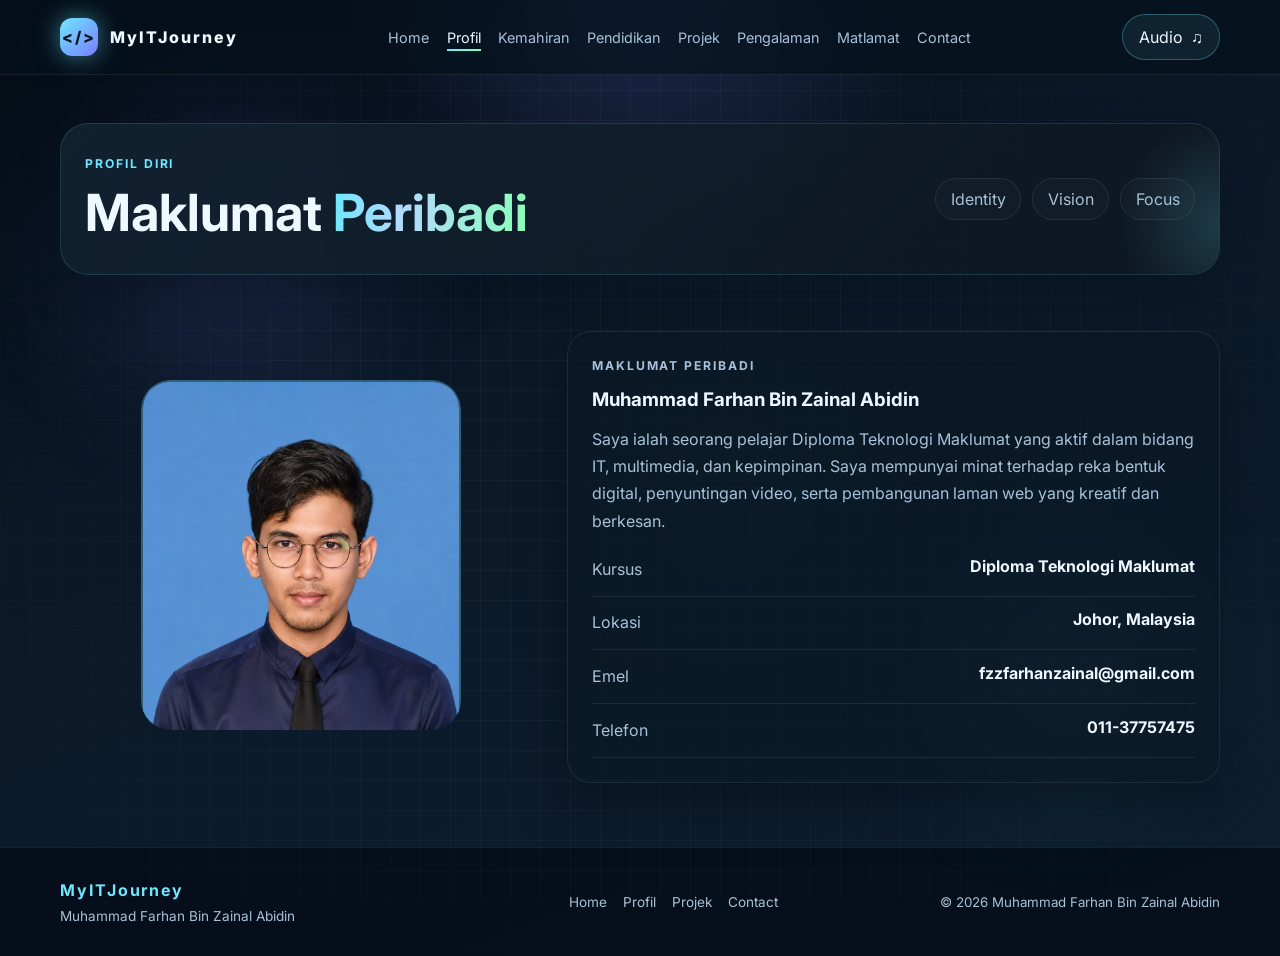
<file: profil.html>
<!DOCTYPE html>
<html lang="ms">
  <head>
    <meta charset="UTF-8" />
    <meta name="viewport" content="width=device-width, initial-scale=1.0" />
    <title>Profil Diri | Portfolio Saya</title>
    <link rel="preconnect" href="https://fonts.googleapis.com" />
    <link rel="preconnect" href="https://fonts.gstatic.com" crossorigin />
    <link href="https://fonts.googleapis.com/css2?family=Inter:wght@400;500;600;700;800;900&display=swap" rel="stylesheet" />
    <link rel="stylesheet" href="style.css" />
    <script defer src="script.js"></script>
  </head>
  <body>
    <audio id="backgroundAudio" autoplay loop preload="auto">
      <source src="assets/Background.mp3" type="audio/mpeg" />
    </audio>
    <div class="bg-grid"></div>
    <div class="orb orb-one"></div>
    <div class="orb orb-two"></div>
    <div class="orb orb-three"></div>

    <header class="floating-menu">
      <div class="container nav-shell">
        <div class="brand-wrap">
          <div class="brand-mark">&lt;/&gt;</div>
          <span>MyITJourney</span>
        </div>
        <nav class="top-nav" id="primary-navigation">
          <a href="index.html">Home</a>
          <a href="profil.html" class="active">Profil</a>
          <a href="kemahiran.html">Kemahiran</a>
          <a href="pendidikan.html">Pendidikan</a>
          <a href="projek.html">Projek</a>
          <a href="pengalaman.html">Pengalaman</a>
          <a href="matlamat.html">Matlamat</a>
          <a href="contact.html">Contact</a>
        </nav>
        <button class="menu-toggle" type="button" aria-label="Buka menu navigasi" aria-expanded="false" aria-controls="primary-navigation">
          <span></span>
          <span></span>
          <span></span>
        </button>
        <button id="audioToggle" class="audio-btn" type="button" aria-label="Mainkan audio latar">
          <span>Audio</span>
          <span class="audio-icon">♫</span>
        </button>
      </div>
    </header>

    <main>
      <section class="page-banner">
        <div class="container banner-inner">
          <div>
            <p class="tagline">PROFIL DIRI</p>
            <h1>Maklumat <span class="gradient-text">Peribadi</span></h1>
          </div>
          <div class="banner-pills">
            <span>Identity</span>
            <span>Vision</span>
            <span>Focus</span>
          </div>
        </div>
      </section>

      <section class="container section-block">
        <div class="profile-layout reveal">
          <div class="profile-photo-box">
            <div class="avatar-box large-avatar">
              <div class="avatar-glow"></div>
              <img src="assets/profile.jpg" alt="Gambar profil Muhammad Farhan" class="profile-photo large-photo" />
            </div>
          </div>
          <div class="profile-details">
            <p class="mini-label">MAKLUMAT PERIBADI</p>
            <h3>Muhammad Farhan Bin Zainal Abidin</h3>
            <p>Saya ialah seorang pelajar Diploma Teknologi Maklumat yang aktif dalam bidang IT, multimedia, dan kepimpinan. Saya mempunyai minat terhadap reka bentuk digital, penyuntingan video, serta pembangunan laman web yang kreatif dan berkesan.</p>
            <ul class="detail-list">
              <li><span>Kursus</span><strong>Diploma Teknologi Maklumat</strong></li>
              <li><span>Lokasi</span><strong>Johor, Malaysia</strong></li>
              <li><span>Emel</span><strong><a href="mailto:fzzfarhanzainal@gmail.com">fzzfarhanzainal@gmail.com</a></strong></li>
              <li><span>Telefon</span><strong><a href="tel:+601137757475">011-37757475</a></strong></li>
            </ul>
          </div>
        </div>
      </section>
    </main>

    <footer class="site-footer">
      <div class="container footer-inner">
        <div>
          <strong>MyITJourney</strong>
          <p>Muhammad Farhan Bin Zainal Abidin</p>
        </div>
        <nav class="footer-nav" aria-label="Pautan footer">
          <a href="index.html">Home</a>
          <a href="profil.html">Profil</a>
          <a href="projek.html">Projek</a>
          <a href="contact.html">Contact</a>
        </nav>
        <small>&copy; 2026 Muhammad Farhan Bin Zainal Abidin</small>
      </div>
    </footer>
  </body>
</html>
</file>
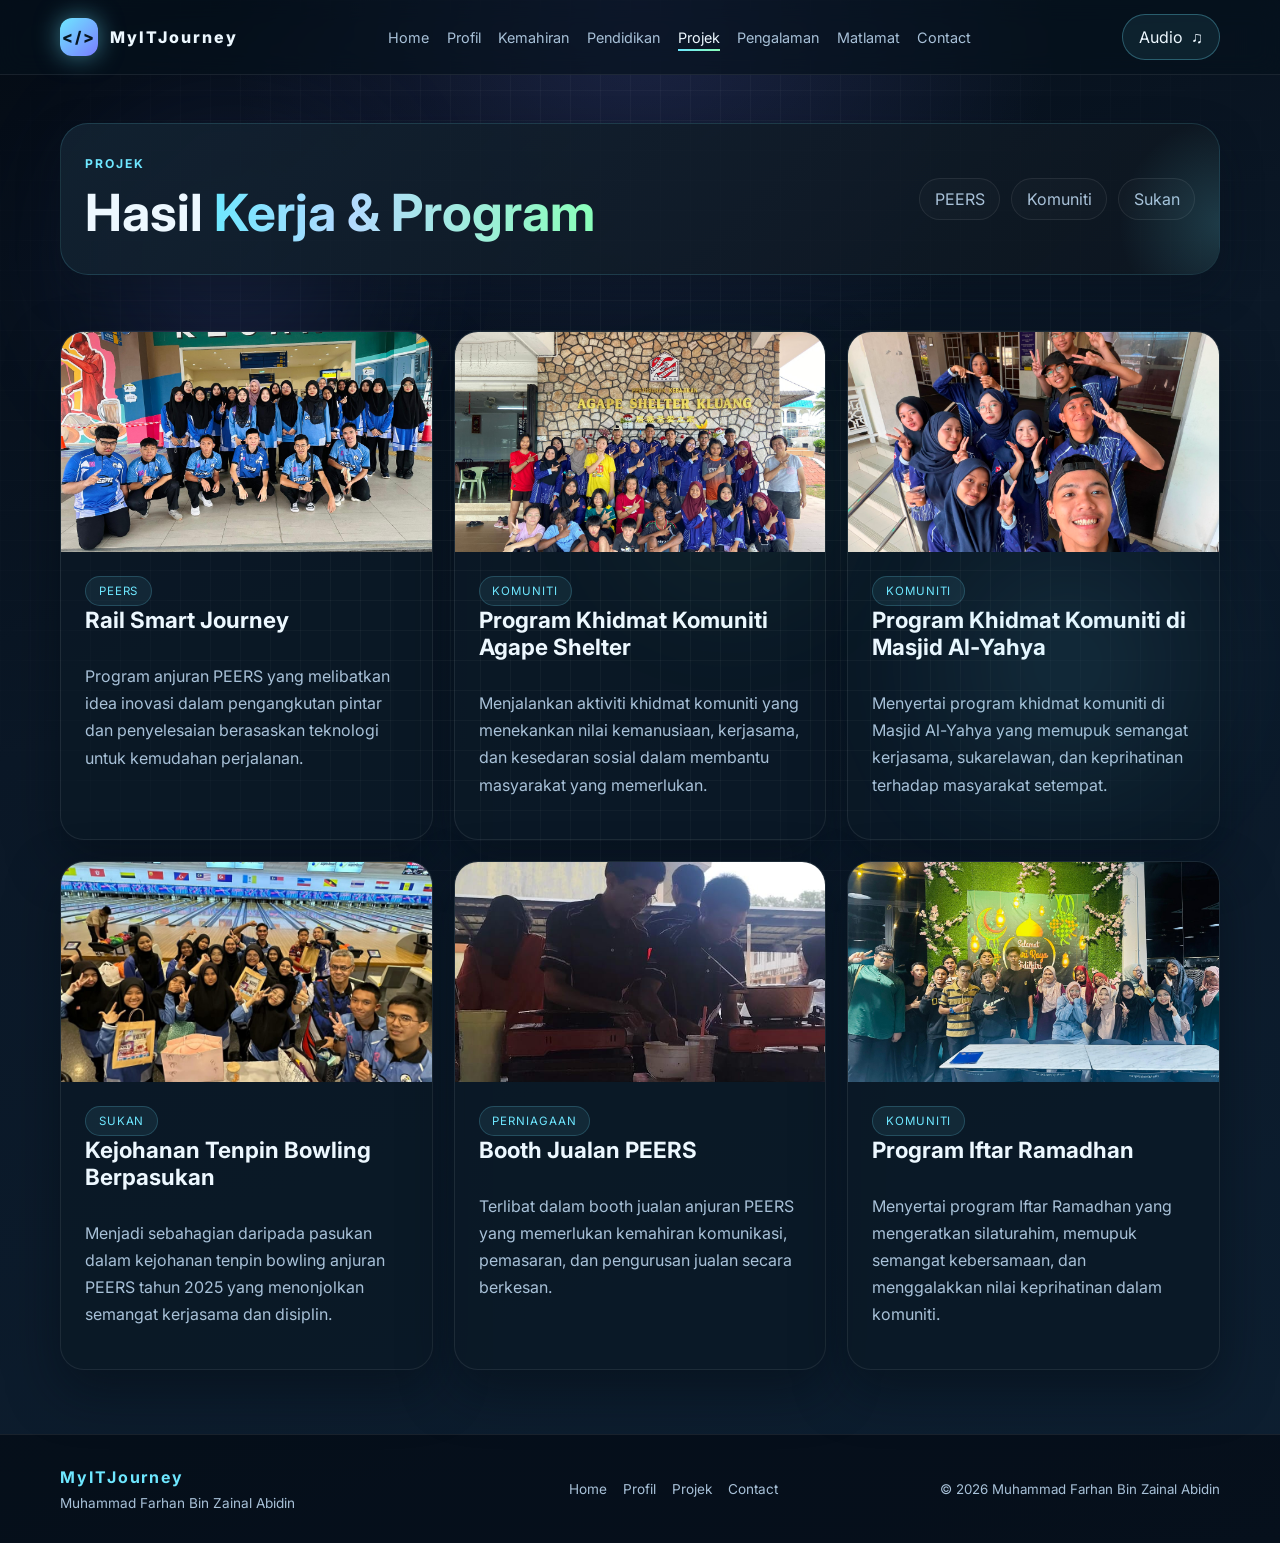
<file: projek.html>
<!DOCTYPE html>
<html lang="ms">
  <head>
    <meta charset="UTF-8" />
    <meta name="viewport" content="width=device-width, initial-scale=1.0" />
    <title>Projek | Portfolio Saya</title>
    <link rel="preconnect" href="https://fonts.googleapis.com" />
    <link rel="preconnect" href="https://fonts.gstatic.com" crossorigin />
    <link href="https://fonts.googleapis.com/css2?family=Inter:wght@400;500;600;700;800;900&display=swap" rel="stylesheet" />
    <link rel="stylesheet" href="style.css" />
    <script defer src="script.js"></script>
  </head>
  <body>
    <audio id="backgroundAudio" autoplay loop preload="auto">
      <source src="assets/Background.mp3" type="audio/mpeg" />
    </audio>
    <div class="bg-grid"></div>
    <div class="orb orb-one"></div>
    <div class="orb orb-two"></div>
    <div class="orb orb-three"></div>

    <header class="floating-menu">
      <div class="container nav-shell">
        <div class="brand-wrap">
          <div class="brand-mark">&lt;/&gt;</div>
          <span>MyITJourney</span>
        </div>
        <nav class="top-nav" id="primary-navigation">
          <a href="index.html">Home</a>
          <a href="profil.html">Profil</a>
          <a href="kemahiran.html">Kemahiran</a>
          <a href="pendidikan.html">Pendidikan</a>
          <a href="projek.html" class="active">Projek</a>
          <a href="pengalaman.html">Pengalaman</a>
          <a href="matlamat.html">Matlamat</a>
          <a href="contact.html">Contact</a>
        </nav>
        <button class="menu-toggle" type="button" aria-label="Buka menu navigasi" aria-expanded="false" aria-controls="primary-navigation">
          <span></span>
          <span></span>
          <span></span>
        </button>
        <button id="audioToggle" class="audio-btn" type="button" aria-label="Mainkan audio latar">
          <span>Audio</span>
          <span class="audio-icon">♫</span>
        </button>
      </div>
    </header>

    <main>
      <section class="page-banner">
        <div class="container banner-inner">
          <div>
            <p class="tagline">PROJEK</p>
            <h1>Hasil <span class="gradient-text">Kerja &amp; Program</span></h1>
          </div>
          <div class="banner-pills">
            <span>PEERS</span>
            <span>Komuniti</span>
            <span>Sukan</span>
          </div>
        </div>
      </section>

      <section class="container section-block">
        <div class="project-grid">
          <article class="project-card">
            <div class="project-visual project-keretapi">
              <img src="assets/keretapi.jpeg" alt="Gambar Rail Smart Journey" />
            </div>
            <div class="project-body">
              <span class="project-tag">PEERS</span>
              <h4>Rail Smart Journey</h4>
              <p>Program anjuran PEERS yang melibatkan idea inovasi dalam pengangkutan pintar dan penyelesaian berasaskan teknologi untuk kemudahan perjalanan.</p>
            </div>
          </article>
          <article class="project-card">
            <div class="project-visual project-masjid">
              <img src="assets/agape.jpeg" alt="Gambar Program Khidmat Komuniti Agape Shelter" />
            </div>
            <div class="project-body">
              <span class="project-tag">Komuniti</span>
              <h4>Program Khidmat Komuniti Agape Shelter</h4>
              <p>Menjalankan aktiviti khidmat komuniti yang menekankan nilai kemanusiaan, kerjasama, dan kesedaran sosial dalam membantu masyarakat yang memerlukan.</p>
            </div>
          </article>
          <article class="project-card">
            <div class="project-visual project-agape">
              <img src="assets/masjid.jpeg" alt="Gambar Program Khidmat Komuniti di Masjid Al-Yahya" />
            </div>
            <div class="project-body">
              <span class="project-tag">Komuniti</span>
              <h4>Program Khidmat Komuniti di Masjid Al-Yahya</h4>
              <p>Menyertai program khidmat komuniti di Masjid Al-Yahya yang memupuk semangat kerjasama, sukarelawan, dan keprihatinan terhadap masyarakat setempat.</p>
            </div>
          </article>
          <article class="project-card">
            <div class="project-visual project-bowling">
              <img src="assets/bowling.jpeg" alt="Gambar Kejohanan Tenpin Bowling Berpasukan" />
            </div>
            <div class="project-body">
              <span class="project-tag">Sukan</span>
              <h4>Kejohanan Tenpin Bowling Berpasukan</h4>
              <p>Menjadi sebahagian daripada pasukan dalam kejohanan tenpin bowling anjuran PEERS tahun 2025 yang menonjolkan semangat kerjasama dan disiplin.</p>
            </div>
          </article>
          <article class="project-card">
            <div class="project-visual project-jualan">
              <img src="assets/jualan.jpeg" alt="Gambar Booth Jualan PEERS" />
            </div>
            <div class="project-body">
              <span class="project-tag">Perniagaan</span>
              <h4>Booth Jualan PEERS</h4>
              <p>Terlibat dalam booth jualan anjuran PEERS yang memerlukan kemahiran komunikasi, pemasaran, dan pengurusan jualan secara berkesan.</p>
            </div>
          </article>
          <article class="project-card">
            <div class="project-visual project-iftar">
              <img src="assets/iftar.jpeg" alt="Gambar Program Iftar Ramadhan" />
            </div>
            <div class="project-body">
              <span class="project-tag">Komuniti</span>
              <h4>Program Iftar Ramadhan</h4>
              <p>Menyertai program Iftar Ramadhan yang mengeratkan silaturahim, memupuk semangat kebersamaan, dan menggalakkan nilai keprihatinan dalam komuniti.</p>
            </div>
          </article>
        </div>
      </section>
    </main>

    <footer class="site-footer">
      <div class="container footer-inner">
        <div>
          <strong>MyITJourney</strong>
          <p>Muhammad Farhan Bin Zainal Abidin</p>
        </div>
        <nav class="footer-nav" aria-label="Pautan footer">
          <a href="index.html">Home</a>
          <a href="profil.html">Profil</a>
          <a href="projek.html">Projek</a>
          <a href="contact.html">Contact</a>
        </nav>
        <small>&copy; 2026 Muhammad Farhan Bin Zainal Abidin</small>
      </div>
    </footer>
  </body>
</html>
</file>
<file: style.css>
:root {
  --bg: #06121d;
  --bg-soft: #10202c;
  --panel: rgba(11, 25, 38, 0.78);
  --card: rgba(12, 29, 45, 0.9);
  --text: #edf8ff;
  --muted: #a8c1d8;
  --line: rgba(255, 255, 255, 0.08);
  --primary: #6ee7ff;
  --secondary: #7a7dff;
  --accent: #89ffb9;
  --shadow: 0 20px 50px rgba(4, 11, 19, 0.5);
}

* {
  box-sizing: border-box;
}

html {
  scroll-behavior: smooth;
}

body {
  margin: 0;
  font-family: "Inter", sans-serif;
  background: radial-gradient(circle at top, rgba(122, 125, 255, 0.18), transparent 25%),
    linear-gradient(160deg, #040b14 0%, #0b1827 38%, #0d1f31 100%);
  color: var(--text);
  min-height: 100vh;
  overflow-x: hidden;
}

img {
  max-width: 100%;
  display: block;
}

a {
  color: inherit;
  text-decoration: none;
}

button,
input,
textarea {
  font: inherit;
}

.container {
  width: min(1160px, calc(100% - 2rem));
  margin: 0 auto;
}

.bg-grid {
  position: fixed;
  inset: 0;
  background-image: linear-gradient(rgba(255,255,255,0.035) 1px, transparent 1px),
    linear-gradient(90deg, rgba(255,255,255,0.035) 1px, transparent 1px);
  background-size: 30px 30px;
  mask-image: radial-gradient(circle at center, black 40%, transparent 100%);
  pointer-events: none;
}

.orb {
  position: fixed;
  border-radius: 50%;
  filter: blur(80px);
  opacity: 0.4;
  pointer-events: none;
}

.orb-one {
  width: 260px;
  height: 260px;
  left: 8%;
  top: 14%;
  background: rgba(122, 125, 255, 0.4);
  animation: float 12s ease-in-out infinite;
}

.orb-two {
  width: 220px;
  height: 220px;
  right: 8%;
  bottom: 14%;
  background: rgba(110, 231, 255, 0.32);
  animation: float 14s ease-in-out infinite reverse;
}

.orb-three {
  width: 180px;
  height: 180px;
  left: 50%;
  top: 45%;
  background: rgba(137, 255, 185, 0.22);
  animation: float 11s ease-in-out infinite;
}

.floating-menu {
  position: sticky;
  top: 0;
  z-index: 50;
  background: rgba(6, 18, 29, 0.65);
  backdrop-filter: blur(12px);
  border-bottom: 1px solid var(--line);
}

.nav-shell {
  display: flex;
  align-items: center;
  justify-content: space-between;
  min-height: 74px;
  gap: 1rem;
}

.brand-wrap {
  display: inline-flex;
  align-items: center;
  gap: 0.75rem;
  font-weight: 800;
  letter-spacing: 0.12em;
}

.brand-mark {
  display: grid;
  place-items: center;
  width: 2.4rem;
  height: 2.4rem;
  border-radius: 12px;
  background: linear-gradient(135deg, var(--primary), var(--secondary));
  color: #071722;
  box-shadow: 0 0 24px rgba(110, 231, 255, 0.5);
}

.top-nav {
  display: flex;
  align-items: center;
  justify-content: center;
  flex-wrap: wrap;
  gap: 0.8rem 1.1rem;
  color: var(--muted);
}

.top-nav a {
  position: relative;
  font-size: 0.9rem;
  transition: color 0.2s ease;
}

.top-nav a::after {
  content: "";
  position: absolute;
  left: 0;
  bottom: -0.35rem;
  width: 100%;
  height: 2px;
  background: linear-gradient(90deg, var(--primary), var(--accent));
  transform: scaleX(0);
  transform-origin: left;
  transition: transform 0.2s ease;
}

.top-nav a:hover,
.top-nav a.active {
  color: var(--text);
}

.top-nav a:hover::after,
.top-nav a.active::after {
  transform: scaleX(1);
}

.audio-btn {
  border: 1px solid rgba(110, 231, 255, 0.3);
  background: rgba(110, 231, 255, 0.08);
  color: var(--text);
  border-radius: 999px;
  padding: 0.75rem 1rem;
  display: inline-flex;
  align-items: center;
  gap: 0.5rem;
  cursor: pointer;
}

.menu-toggle {
  display: none;
  border: 1px solid rgba(110, 231, 255, 0.3);
  background: rgba(110, 231, 255, 0.08);
  color: var(--text);
  border-radius: 12px;
  padding: 0.7rem;
  cursor: pointer;
}

.menu-toggle span {
  display: block;
  width: 1.25rem;
  height: 2px;
  margin: 4px 0;
  background: currentColor;
}

.audio-icon {
  display: inline-block;
  animation: pulse 1.4s ease-in-out infinite;
}

.page-banner {
  padding: 3rem 0 1rem;
}

.banner-inner {
  display: flex;
  align-items: center;
  justify-content: space-between;
  gap: 1rem;
  border: 1px solid rgba(110, 231, 255, 0.15);
  border-radius: 28px;
  background: linear-gradient(135deg, rgba(18, 34, 49, 0.94), rgba(14, 22, 31, 0.82));
  padding: 2rem 1.5rem;
  box-shadow: 0 18px 40px rgba(7, 17, 29, 0.42);
  position: relative;
  overflow: hidden;
}

.banner-inner::after {
  content: "";
  position: absolute;
  inset: auto -10% -40% auto;
  width: 220px;
  height: 220px;
  border-radius: 50%;
  background: radial-gradient(circle, rgba(110, 231, 255, 0.18), transparent 68%);
}

.tagline,
.mini-label {
  margin: 0 0 0.75rem;
  color: var(--primary);
  letter-spacing: 0.16em;
  text-transform: uppercase;
  font-size: 0.76rem;
  font-weight: 700;
}

.banner-inner h1,
.hero-copy h2,
.section-heading h3,
.profile-details h3 {
  margin: 0;
  line-height: 1.15;
}

.banner-inner h1 {
  font-size: clamp(2rem, 4vw, 3.5rem);
}

.gradient-text {
  background: linear-gradient(90deg, var(--primary), #b4d9ff 35%, var(--accent));
  -webkit-background-clip: text;
  background-clip: text;
  color: transparent;
}

.banner-pills {
  display: flex;
  flex-wrap: wrap;
  gap: 0.7rem;
}

.banner-pills span {
  border: 1px solid var(--line);
  background: rgba(255,255,255,0.02);
  border-radius: 999px;
  padding: 0.6rem 0.9rem;
  color: var(--muted);
}

.hero-layout {
  display: grid;
  grid-template-columns: 1.2fr 0.8fr;
  gap: 2rem;
  align-items: center;
  padding: 2.5rem 0 1rem;
}

.hero-copy {
  padding: 1rem 0;
}

.hero-copy h2 {
  font-size: clamp(2.4rem, 4vw, 4.4rem);
  margin-bottom: 0.7rem;
}

.typed-line {
  font-size: 1.3rem;
  font-weight: 600;
  color: var(--text);
  margin-bottom: 0.8rem;
}

#typedText {
  color: var(--primary);
}

.lead {
  max-width: 62ch;
  color: var(--muted);
  line-height: 1.8;
  font-size: 1.03rem;
}

.cta-row {
  display: flex;
  flex-wrap: wrap;
  gap: 0.9rem;
  margin-top: 1.6rem;
}

.btn {
  display: inline-flex;
  align-items: center;
  justify-content: center;
  padding: 0.9rem 1.5rem;
  border-radius: 999px;
  font-weight: 700;
  transition: transform 0.2s ease, box-shadow 0.2s ease;
}

.btn:hover {
  transform: translateY(-2px);
}

.btn-primary {
  background: linear-gradient(135deg, var(--primary), var(--secondary));
  color: #071722;
  box-shadow: 0 18px 32px rgba(110, 231, 255, 0.2);
}

.btn-secondary {
  background: rgba(255,255,255,0.03);
  border: 1px solid var(--line);
  color: var(--text);
}

.stat-row {
  margin-top: 2rem;
  display: flex;
  flex-wrap: wrap;
  gap: 1rem;
}

.stat-row div {
  min-width: 130px;
  border: 1px solid var(--line);
  background: rgba(255,255,255,0.02);
  border-radius: 18px;
  padding: 1rem 1.1rem;
  display: grid;
}

.stat-row strong {
  font-size: 1.5rem;
}

.stat-row span {
  color: var(--muted);
  font-size: 0.8rem;
}

.hero-visual {
  display: flex;
  justify-content: center;
}

.profile-card {
  width: min(420px, 100%);
  border: 1px solid var(--line);
  border-radius: 28px;
  padding: 1.2rem;
  background: linear-gradient(180deg, rgba(15, 31, 46, 0.9), rgba(9, 20, 31, 0.9));
  box-shadow: var(--shadow);
}

.profile-topbar {
  display: flex;
  align-items: center;
  gap: 0.7rem;
  color: var(--muted);
  font-size: 0.8rem;
}

.online-dot {
  width: 0.7rem;
  height: 0.7rem;
  border-radius: 50%;
  background: var(--accent);
  box-shadow: 0 0 18px rgba(137, 255, 185, 0.9);
}

.avatar-box {
  position: relative;
  width: min(280px, 100%);
  height: 310px;
  margin: 1.2rem auto 1.4rem;
  display: grid;
  place-items: center;
  overflow: hidden;
  border-radius: 30px;
}

.large-avatar {
  width: min(320px, 100%);
  height: 350px;
}

.avatar-glow {
  position: absolute;
  inset: 1rem 2rem 1.4rem;
  background: radial-gradient(circle at center, rgba(110, 231, 255, 0.35), rgba(122, 125, 255, 0.12), transparent 70%);
  border-radius: 32% 68% 60% 40% / 56% 46% 54% 44%;
  animation: spin 16s linear infinite;
}

.profile-photo {
  position: relative;
  z-index: 1;
  width: 100%;
  height: 100%;
  object-fit: cover;
  object-position: center;
  border-radius: 24px;
  border: 2px solid rgba(110, 231, 255, 0.35);
  box-shadow: 0 18px 28px rgba(7, 16, 26, 0.35);
}

.large-photo {
  border-radius: 28px;
}

.avatar-figure {
  position: relative;
  width: 170px;
  height: 220px;
  z-index: 1;
}

.head {
  position: absolute;
  left: 50%;
  top: 20px;
  transform: translateX(-50%);
  width: 78px;
  height: 78px;
  border-radius: 50%;
  background: linear-gradient(180deg, #e7f5ff, #9dbcf4);
}

.body {
  position: absolute;
  left: 50%;
  bottom: 0;
  transform: translateX(-50%);
  width: 120px;
  height: 140px;
  border-radius: 26px 26px 18px 18px;
  background: linear-gradient(180deg, #a8d7ff, #7a7dff);
  box-shadow: inset 0 -12px 24px rgba(7, 18, 29, 0.2);
}

.profile-data {
  text-align: center;
}

.profile-data h3 {
  margin: 0 0 0.5rem;
  font-size: 2rem;
}

.profile-data p {
  color: var(--muted);
  margin: 0;
}

.section-block {
  padding: 2.5rem 0 4rem;
}

.site-footer {
  border-top: 1px solid var(--line);
  background: rgba(4, 11, 20, 0.72);
  padding: 2rem 0;
}

.footer-inner {
  display: grid;
  grid-template-columns: 1.4fr 1fr auto;
  align-items: center;
  gap: 1.5rem;
}

.footer-inner strong {
  color: var(--primary);
  letter-spacing: 0.12em;
}

.footer-inner p,
.footer-inner small {
  color: var(--muted);
}

.footer-inner p {
  margin: 0.5rem 0 0;
  font-size: 0.85rem;
}

.footer-nav {
  display: flex;
  flex-wrap: wrap;
  gap: 0.8rem 1rem;
  color: var(--muted);
  font-size: 0.85rem;
}

.footer-nav a:hover {
  color: var(--text);
}

.section-heading {
  margin-bottom: 2rem;
}

.section-heading h3 {
  font-size: clamp(1.8rem, 3vw, 2.8rem);
  max-width: 780px;
}

.info-grid,
.project-grid,
.skills-grid,
.goal-grid {
  display: grid;
  grid-template-columns: repeat(3, minmax(0, 1fr));
  gap: 1.3rem;
}

.info-card,
.skill-card,
.project-card,
.goal-card,
.timeline-card,
.experience-card,
.contact-card-box,
.contact-form,
.profile-details {
  border: 1px solid var(--line);
  background: var(--panel);
  border-radius: 24px;
  box-shadow: var(--shadow);
  transition: transform 0.25s ease, border-color 0.25s ease, box-shadow 0.25s ease;
}

.info-card,
.skill-card,
.goal-card,
.project-body,
.experience-card,
.contact-card-box,
.contact-form,
.profile-details {
  padding: 1.5rem;
}

.info-card:hover,
.skill-card:hover,
.project-card:hover,
.goal-card:hover,
.timeline-card:hover,
.experience-card:hover,
.contact-card-box:hover,
.contact-form:hover,
.profile-details:hover {
  transform: translateY(-6px);
  border-color: rgba(110, 231, 255, 0.38);
  box-shadow: 0 22px 40px rgba(8, 19, 31, 0.45);
}

.info-card h4,
.skill-card h4,
.goal-card h4,
.project-body h4,
.timeline-content h4,
.experience-card h4,
.contact-card-box h4 {
  margin-top: 0;
  font-size: 1.4rem;
}

.skill-card h4 {
  min-height: 2.8rem;
  margin-bottom: 0.8rem;
}

.skill-card p {
  min-height: 5.1rem;
  margin-top: 0;
  margin-bottom: 0.8rem;
}

.skill-card .progress {
  padding-top: 0;
  margin-top: auto;
}

.info-card p,
.skill-card p,
.goal-card p,
.project-body p,
.timeline-content p,
.experience-card p,
.profile-details p,
.detail-list span {
  color: var(--muted);
  line-height: 1.7;
}

.skills-grid {
  grid-template-columns: repeat(4, minmax(0, 1fr));
}

.skill-card {
  padding: 1.5rem;
  display: flex;
  flex-direction: column;
}

.icon-box {
  width: 54px;
  height: 54px;
  display: grid;
  place-items: center;
  border-radius: 16px;
  background: linear-gradient(135deg, rgba(110, 231, 255, 0.18), rgba(122, 125, 255, 0.2));
  font-size: 1.7rem;
  margin-bottom: 1rem;
}

.progress {
  position: relative;
  height: 10px;
  border-radius: 999px;
  background: rgba(255,255,255,0.05);
  overflow: hidden;
  margin-top: auto;
  padding-top: 1.1rem;
}

.progress span {
  position: absolute;
  inset: 0 auto 0 0;
  border-radius: inherit;
  background: linear-gradient(90deg, var(--primary), var(--secondary), var(--accent));
}

.project-card {
  overflow: hidden;
  transition: transform 0.25s ease, box-shadow 0.25s ease, border-color 0.25s ease;
}

.project-card:hover {
  transform: translateY(-8px);
  border-color: rgba(110, 231, 255, 0.35);
}

.project-visual {
  height: 220px;
  aspect-ratio: 16 / 9;
  position: relative;
  overflow: hidden;
}

.project-visual img {
  width: 100%;
  height: 100%;
  object-fit: cover;
  object-position: center;
}

.project-keretapi {
  background: linear-gradient(135deg, rgba(110,231,255,0.18), rgba(7,26,38,0.3));
}

.project-agape {
  background: linear-gradient(135deg, rgba(122,125,255,0.18), rgba(13,21,36,0.3));
}

.project-masjid {
  background: linear-gradient(135deg, rgba(122,125,255,0.18), rgba(13,21,36,0.3));
}

.project-bowling {
  background: linear-gradient(135deg, rgba(137,255,185,0.18), rgba(7,29,26,0.3));
}

.project-jualan {
  background: linear-gradient(135deg, rgba(110,231,255,0.18), rgba(7,26,38,0.3));
}

.project-iftar {
  background: linear-gradient(135deg, rgba(255, 196, 112, 0.18), rgba(45, 28, 15, 0.3));
}

.project-tag {
  display: inline-block;
  padding: 0.45rem 0.8rem;
  border: 1px solid rgba(110,231,255,0.2);
  background: rgba(110,231,255,0.08);
  border-radius: 999px;
  color: var(--primary);
  font-size: 0.72rem;
  letter-spacing: 0.08em;
  text-transform: uppercase;
}

.profile-layout,
.contact-layout {
  display: grid;
  grid-template-columns: 0.85fr 1.15fr;
  gap: 1.5rem;
  align-items: center;
}

.contact-layout {
  grid-template-columns: minmax(0, 760px);
  justify-content: center;
}

.profile-photo-box {
  display: flex;
  justify-content: center;
}

.detail-list {
  list-style: none;
  padding: 0;
  margin: 1.3rem 0 0;
  display: grid;
  gap: 0.8rem;
}

.detail-list li {
  display: flex;
  justify-content: space-between;
  gap: 1rem;
  border-bottom: 1px solid var(--line);
  padding-bottom: 0.8rem;
}

.detail-list strong {
  text-align: right;
  color: var(--text);
}

.detail-list strong a:hover,
.detail-list strong a:focus-visible {
  color: var(--primary);
}

.social-links {
  display: flex;
  gap: 0.75rem;
  margin-top: 1.5rem;
}

.social-link {
  display: inline-flex;
  align-items: center;
  gap: 0.55rem;
  padding: 0.7rem 0.9rem;
  border: 1px solid rgba(110, 231, 255, 0.24);
  border-radius: 12px;
  background: rgba(110, 231, 255, 0.08);
  color: var(--text);
  font-weight: 600;
  transition: background 0.2s ease, border-color 0.2s ease, transform 0.2s ease;
}

.social-link:hover,
.social-link:focus-visible {
  background: rgba(110, 231, 255, 0.16);
  border-color: var(--primary);
  transform: translateY(-2px);
}

.social-link svg {
  width: 1.25rem;
  height: 1.25rem;
  fill: currentColor;
}

.timeline-list,
.experience-list {
  display: grid;
  gap: 1.3rem;
}

.timeline-card,
.experience-card {
  display: block;
  padding: 1.3rem;
  position: relative;
  padding-left: 2.25rem;
}

.timeline-dot {
  width: 18px;
  height: 18px;
  border-radius: 50%;
  background: linear-gradient(135deg, var(--primary), var(--accent));
  position: absolute;
  left: 1rem;
  top: 1.4rem;
  box-shadow: 0 0 18px rgba(110,231,255,0.5);
}

.year-tag {
  display: inline-block;
  padding: 0.35rem 0.8rem;
  border-radius: 999px;
  background: rgba(122,125,255,0.12);
  border: 1px solid rgba(122,125,255,0.2);
  color: var(--primary);
  font-size: 0.72rem;
  letter-spacing: 0.08em;
  margin-bottom: 0.5rem;
}

.goal-grid {
  grid-template-columns: repeat(3, minmax(0, 1fr));
}

.contact-card-box,
.contact-form {
  background: rgba(255,255,255,0.02);
}

.contact-form {
  display: grid;
  gap: 0.9rem;
}

.contact-form input,
.contact-form textarea {
  width: 100%;
  border: 1px solid var(--line);
  background: rgba(4, 11, 18, 0.8);
  color: var(--text);
  border-radius: 14px;
  padding: 0.9rem 1rem;
  resize: vertical;
}

.contact-form input::placeholder,
.contact-form textarea::placeholder {
  color: #bdd3e7;
}

.reveal {
  opacity: 0;
  transform: translateY(24px);
  transition: opacity 0.7s ease, transform 0.7s ease;
}

.reveal.visible {
  opacity: 1;
  transform: translateY(0);
}

@keyframes float {
  0%,100% { transform: translateY(0) scale(1); }
  50% { transform: translateY(-18px) scale(1.08); }
}

@keyframes spin {
  0% { transform: rotate(0deg); }
  100% { transform: rotate(360deg); }
}

@keyframes pulse {
  0%,100% { transform: scale(1); }
  50% { transform: scale(1.22); }
}

@media (max-width: 980px) {
  .hero-layout,
  .profile-layout,
  .contact-layout,
  .info-grid,
  .skills-grid,
  .project-grid,
  .goal-grid {
    grid-template-columns: 1fr;
  }

  .top-nav {
    justify-content: flex-start;
  }

  .nav-shell {
    flex-wrap: wrap;
  }

  .menu-toggle {
    display: block;
    order: 2;
  }

  .audio-btn {
    order: 3;
  }

  .top-nav {
    display: none;
    order: 4;
    width: 100%;
    flex-direction: column;
    align-items: stretch;
    gap: 0;
    padding: 0.5rem 0 0.8rem;
  }

  .top-nav.is-open {
    display: flex;
  }

  .top-nav a {
    padding: 0.75rem 0.25rem;
  }

  .banner-inner {
    flex-direction: column;
    align-items: flex-start;
  }
}

@media (max-width: 640px) {
  .nav-shell {
    flex-wrap: wrap;
    justify-content: center;
    padding: 0.7rem 0;
  }

  .top-nav {
    width: 100%;
    justify-content: center;
  }

  .skills-grid {
    grid-template-columns: 1fr;
  }

  .stat-row {
    display: grid;
    grid-template-columns: repeat(3, minmax(0, 1fr));
  }

  .footer-inner {
    grid-template-columns: 1fr;
    text-align: center;
  }

  .footer-nav {
    justify-content: center;
  }
}
</file>
